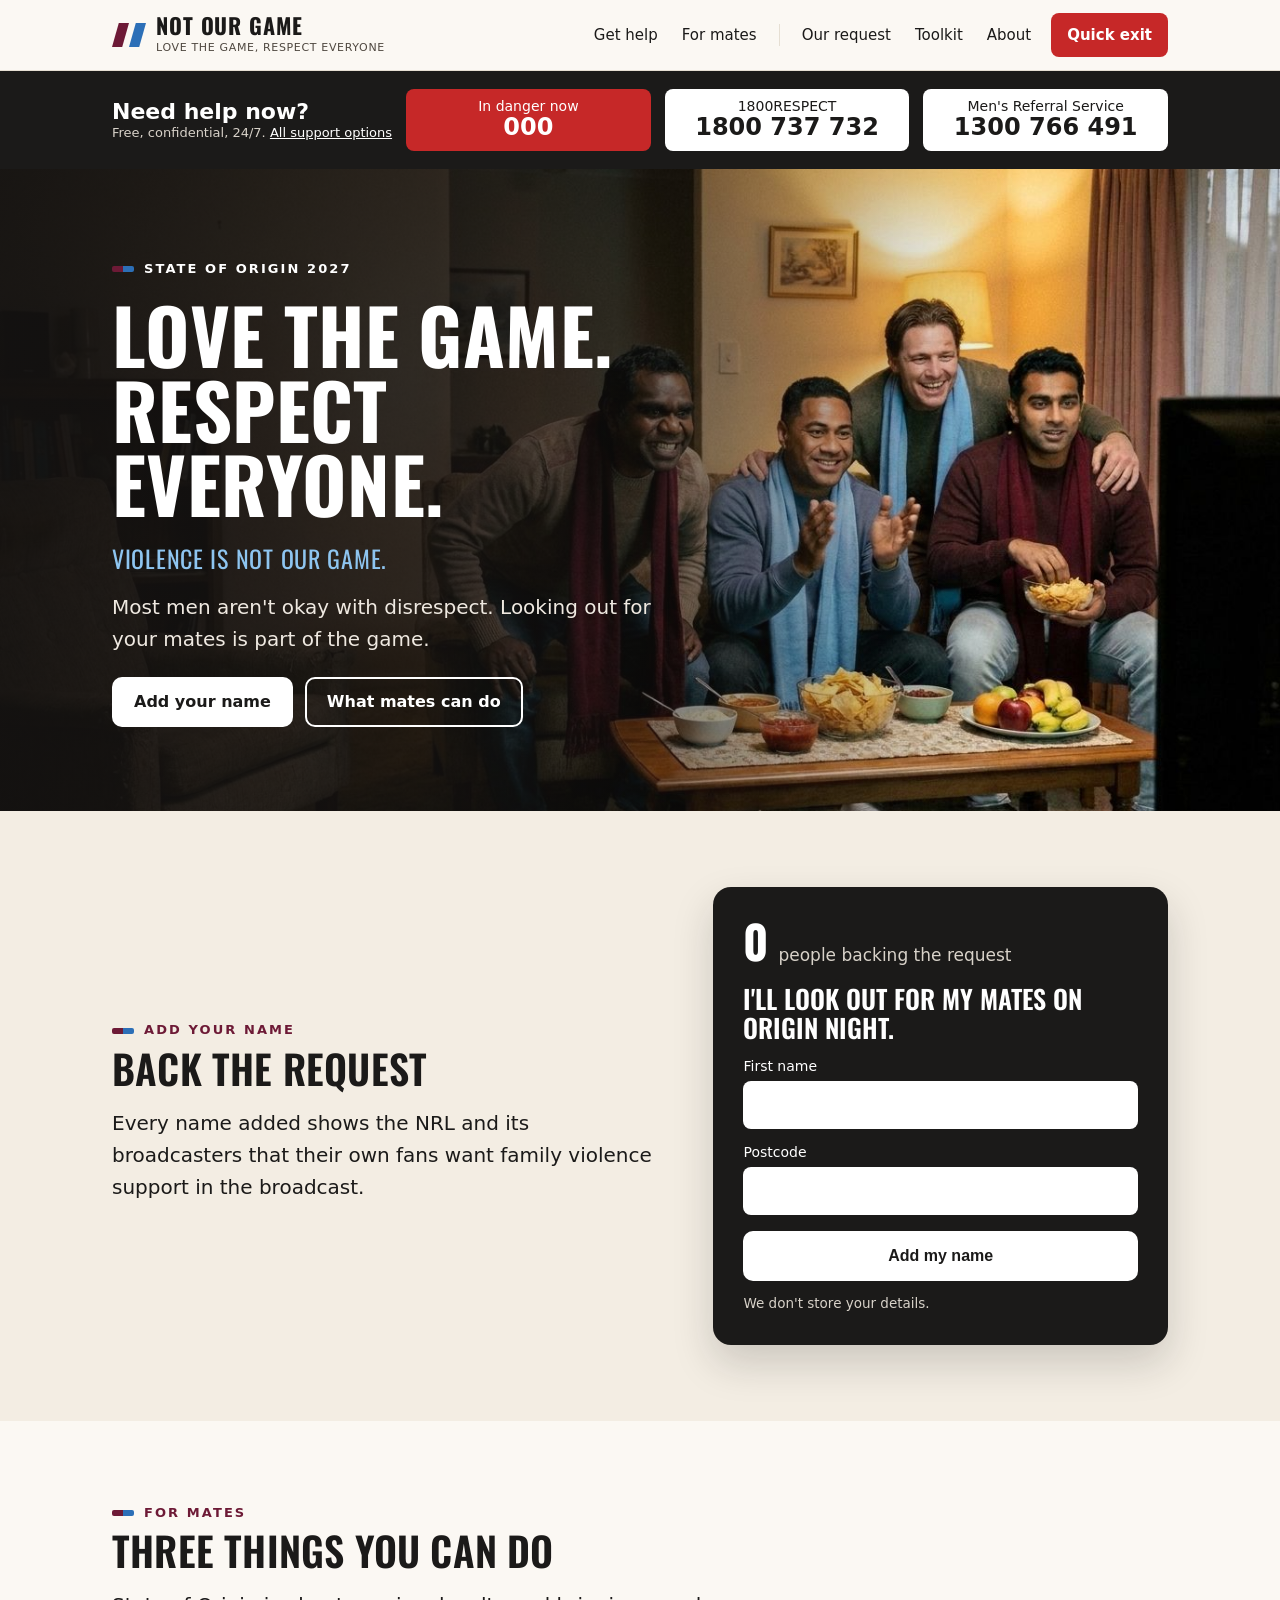
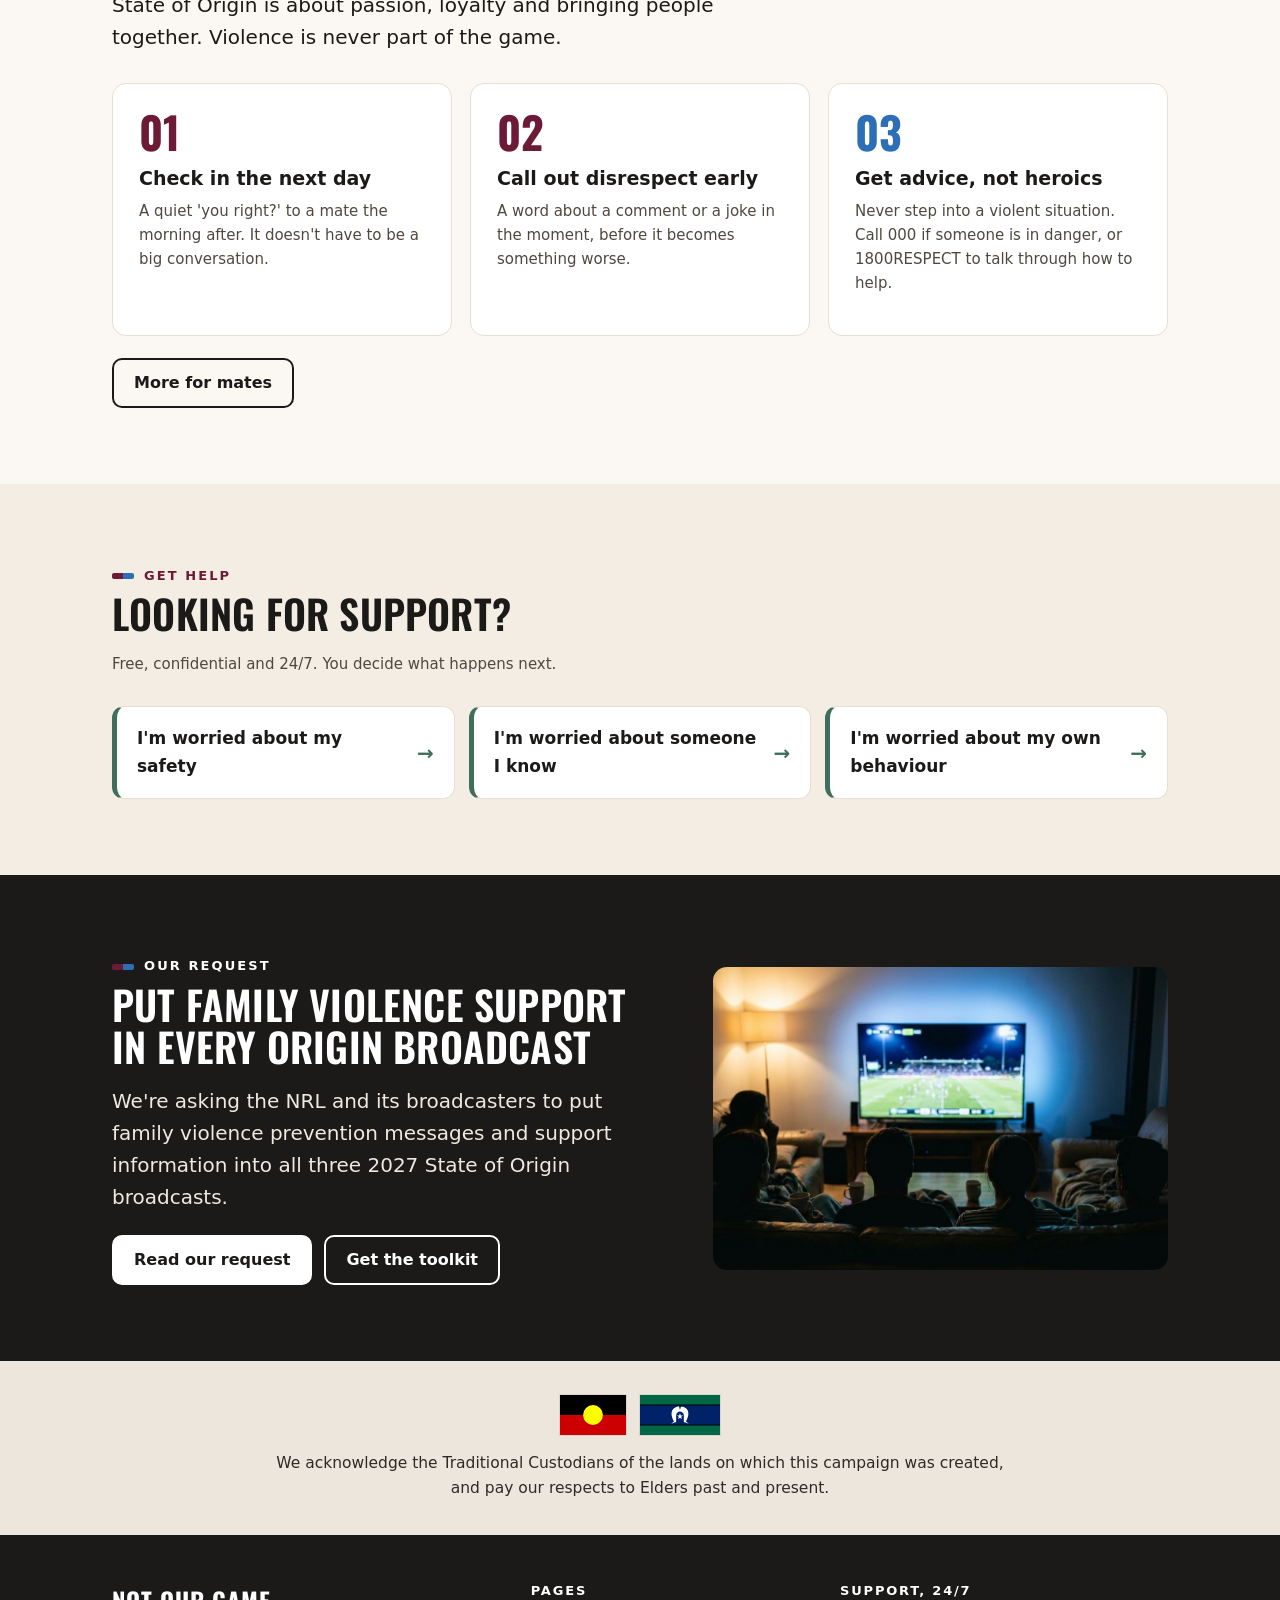
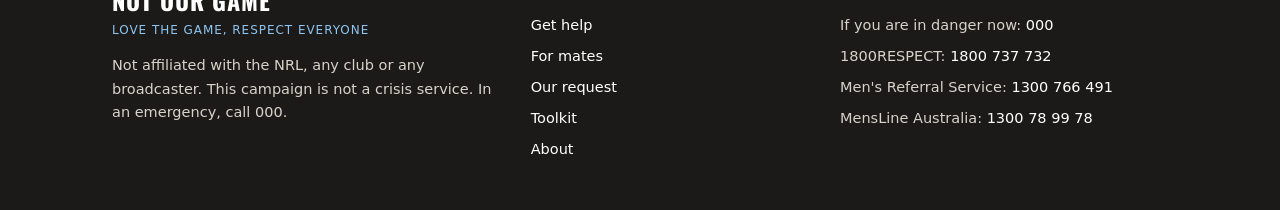
<file: index.html>
<!doctype html><html lang="en-AU"><head><meta charset="utf-8"><meta name="viewport" content="width=device-width,initial-scale=1"><title>Not Our Game: Love the Game, Respect Everyone</title><meta name="description" content="State of Origin is about passion, loyalty and bringing people together. Violence is never part of the game."><meta property="og:title" content="Not Our Game: Love the Game, Respect Everyone"><meta property="og:description" content="State of Origin is about passion, loyalty and bringing people together. Violence is never part of the game."><meta property="og:image" content="images/og-image.jpg"><meta name="referrer" content="no-referrer"><link rel="icon" href="favicon.svg" type="image/svg+xml"><link rel="stylesheet" href="style.css"><script src="site.js" defer></script></head><body class="home"><a class="skip" href="#main">Skip to content</a><div class="frame"><header class="top"><div class="wrap"><a class="brand" href="index.html" aria-label="Not Our Game home"><svg class="mark" viewBox="0 0 40 28" aria-hidden="true" focusable="false"><path d="M8 0h12L12 28H0z" fill="#6d1a36"/><path d="M28 0h12l-8 28H20z" fill="#2c6fb7"/></svg><span><b>Not Our Game</b><small>Love the Game, Respect Everyone</small></span></a><nav class="main" aria-label="Main"><a href="help.html">Get help</a><a href="mates.html">For mates</a><span class="sep" aria-hidden="true"></span><a href="request.html">Our request</a><a href="toolkit.html">Toolkit</a><a href="about.html">About</a></nav><a class="exit" href="https://www.bom.gov.au/" onclick="quickExit();return false">Quick exit</a></div><nav class="mobnav" aria-label="Main"><a href="help.html">Get help</a><a href="mates.html">For mates</a><a href="request.html">Our request</a><a href="toolkit.html">Toolkit</a><a href="about.html">About</a></nav></header><aside class="helpbar big" aria-label="Immediate help"><div class="wrap"><span class="hl">Need help now?<small>Free, confidential, 24/7. <a class="more" href="help.html">All support options</a></small></span><a class="sos" href="tel:000">In danger now <b>000</b></a><a href="tel:1800737732">1800RESPECT <b>1800 737 732</b></a><a href="tel:1300766491">Men's Referral Service <b>1300 766 491</b></a></div></aside><main id="main"><section class="phero "><img src="images/home-hero.jpg" width="1376" height="768" alt="Four mates cheering and laughing on a couch while watching a night game, two in maroon scarves and two in blue."><div class="wrap"><div class="in"><p class="kicker">State of Origin 2027</p><h1 class="">Love the game.<br>Respect everyone.</h1><p class="tag">Violence is not our game.</p><p class="lede">Most men aren&#x27;t okay with disrespect. Looking out for your mates is part of the game.</p><div class="btns"><a class="btn light" href="#add-your-name">Add your name</a><a class="btn ghost" href="mates.html">What mates can do</a></div></div></div></section><section class="band soft" id="add-your-name"><div class="wrap grid2"><div><p class="kicker">Add your name</p><h2>Back the request</h2><p class="lede">Every name added shows the NRL and its broadcasters that their own fans want family violence support in the broadcast.</p></div><div class="pledge" id="pledge"><div class="tally"><span class="count">0</span><span>people backing the request</span></div><div class="line">I&#x27;ll look out for my mates on Origin night.</div><form><label>First name<input name="first" autocomplete="given-name" required></label><label>Postcode<input name="postcode" inputmode="numeric" pattern="[0-9]{4}" maxlength="4" required></label><button class="btn" type="submit">Add my name</button></form><div class="thanks" role="status">Thanks for adding your name.</div><div class="note">We don&#x27;t store your details.</div></div></div></section><section class="band"><div class="wrap"><div class="head"><p class="kicker">For mates</p><h2>Three things you can do</h2><p class="lede">State of Origin is about passion, loyalty and bringing people together. Violence is never part of the game.</p></div><div class="cards"><div class="card"><div class="numeral" aria-hidden="true">01</div><h3>Check in the next day</h3><p class="small">A quiet &#x27;you right?&#x27; to a mate the morning after. It doesn&#x27;t have to be a big conversation.</p></div><div class="card"><div class="numeral" aria-hidden="true">02</div><h3>Call out disrespect early</h3><p class="small">A word about a comment or a joke in the moment, before it becomes something worse.</p></div><div class="card"><div class="numeral b" aria-hidden="true">03</div><h3>Get advice, not heroics</h3><p class="small">Never step into a violent situation. Call 000 if someone is in danger, or 1800RESPECT to talk through how to help.</p></div></div><div class="btns"><a class="btn ghost" href="mates.html">More for mates</a></div></div></section><section class="band soft"><div class="wrap"><div class="head"><p class="kicker">Get help</p><h2>Looking for support?</h2><p class="small">Free, confidential and 24/7. You decide what happens next.</p></div><div class="doors"><a class="door" href="help.html#support">I&#x27;m worried about my safety</a><a class="door" href="help.html#someone">I&#x27;m worried about someone I know</a><a class="door" href="help.html#behaviour">I&#x27;m worried about my own behaviour</a></div></div></section><section class="band dark"><div class="wrap grid2"><div><p class="kicker">Our request</p><h2>Put family violence support in every Origin broadcast</h2><p class="lede" style="color:#efe9e1">We&#x27;re asking the NRL and its broadcasters to put family violence prevention messages and support information into all three 2027 State of Origin broadcasts.</p><div class="btns"><a class="btn light" href="request.html">Read our request</a><a class="btn ghost" href="toolkit.html">Get the toolkit</a></div></div><img class="photo std" src="images/request-broadcast.jpg" width="1376" height="768" alt="Fans in a darkened lounge room watching a night game on a big TV."></div></section></main><footer><div class="ack"><div class="wrap"><div class="flags"><img src="images/flag-aboriginal.svg" width="67" height="40" alt="Aboriginal Flag"><img src="images/flag-torres-strait.svg" width="80" height="40" alt="Torres Strait Islander Flag"></div><p>We acknowledge the Traditional Custodians of the lands on which this campaign was created, and pay our respects to Elders past and present.</p></div></div><div class="fdark"><div class="wrap fgrid"><div class="fbrand"><b>Not Our Game</b><div class="tagl">Love the Game, Respect Everyone</div><p>Not affiliated with the NRL, any club or any broadcaster. This campaign is not a crisis service. In an emergency, call 000.</p></div><div><h4>Pages</h4><ul><li><a href="help.html">Get help</a></li><li><a href="mates.html">For mates</a></li><li><a href="request.html">Our request</a></li><li><a href="toolkit.html">Toolkit</a></li><li><a href="about.html">About</a></li></ul></div><div><h4>Support, 24/7</h4><ul><li>If you are in danger now: <a href="tel:000">000</a></li><li>1800RESPECT: <a href="tel:1800737732">1800 737 732</a></li><li>Men&#x27;s Referral Service: <a href="tel:1300766491">1300 766 491</a></li><li>MensLine Australia: <a href="tel:1300789978">1300 78 99 78</a></li></ul></div></div></div></footer></div><nav class="mobbar" aria-label="Immediate help"><div class="ml">Need help now? Free, confidential, 24/7</div><div class="mb"><a class="sos" href="tel:000"><b>000</b><span>In danger</span></a><a href="tel:1800737732"><b>1800RESPECT</b><span>Call or text</span></a><a href="help.html"><b>Get help</b><span>All options</span></a><a class="ex" href="https://www.bom.gov.au/" onclick="quickExit();return false"><b>Exit</b><span>Leave site</span></a></div></nav></body></html>
</file>
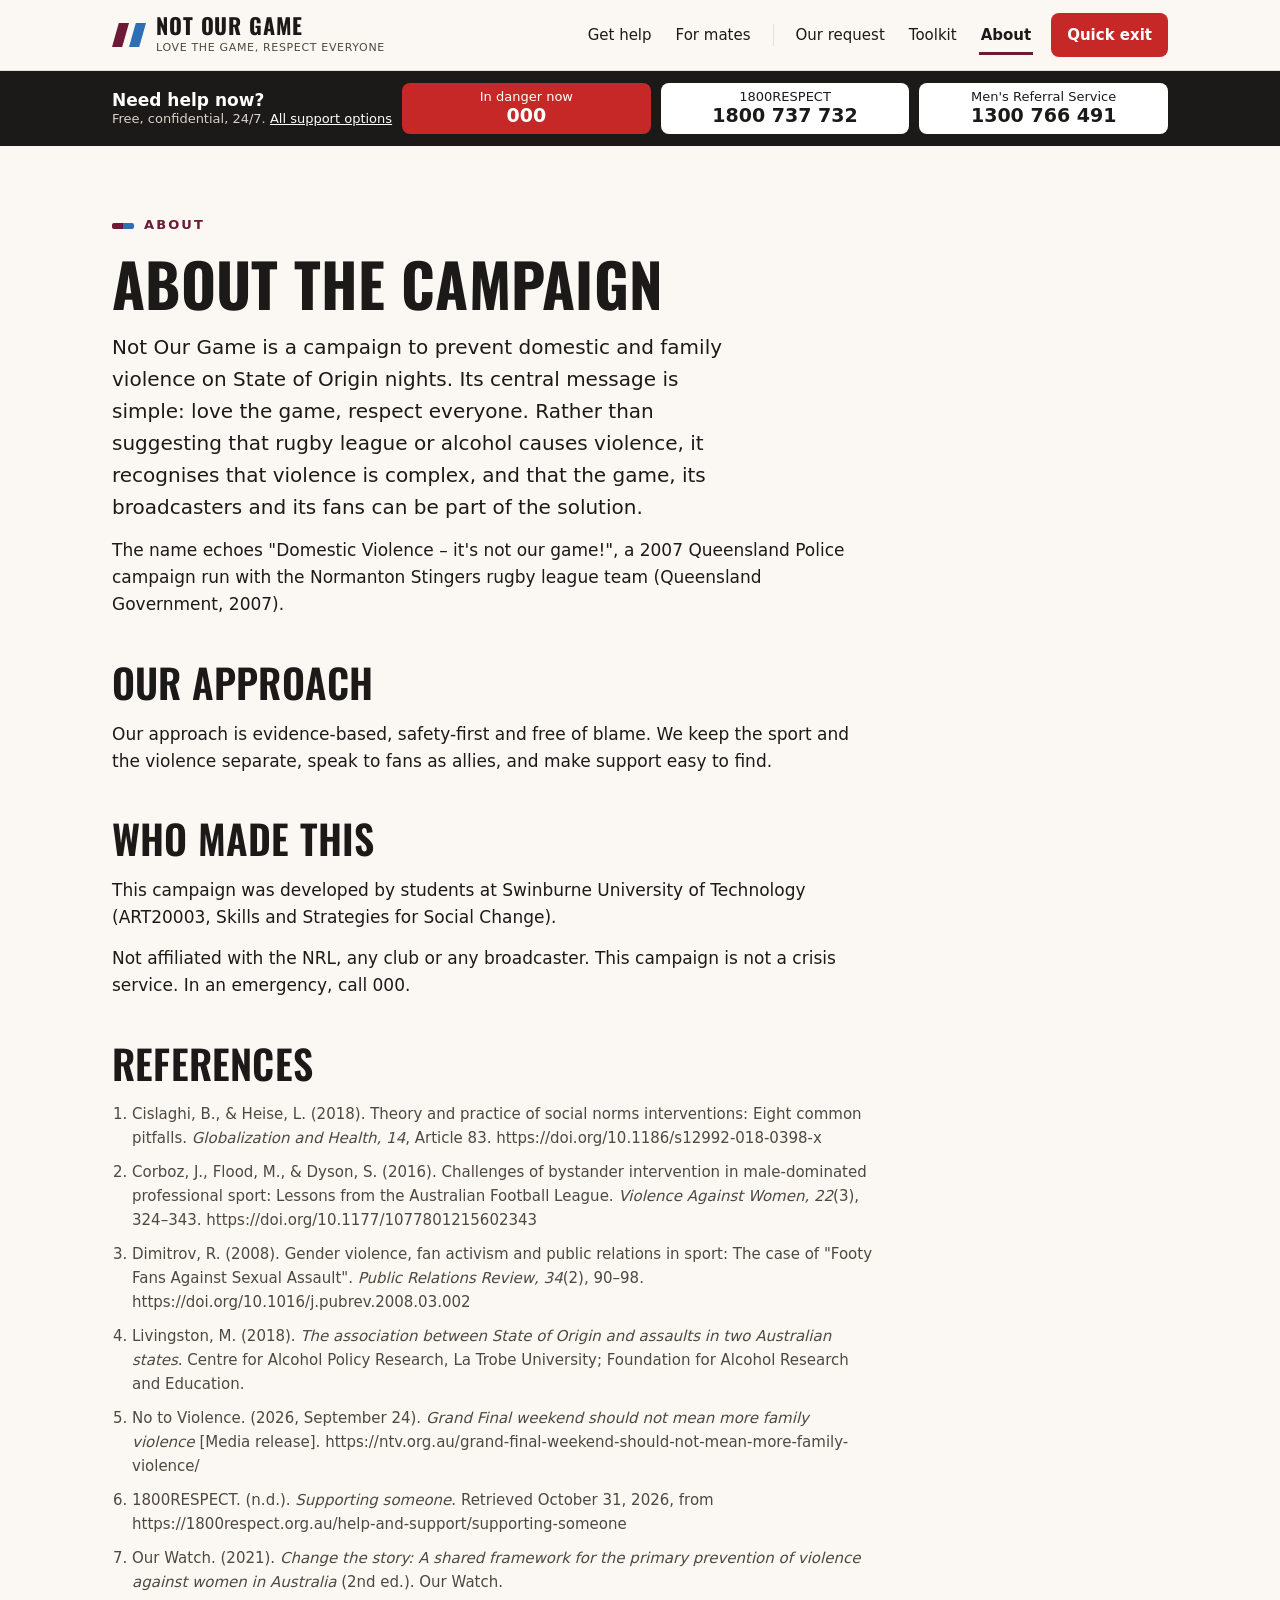
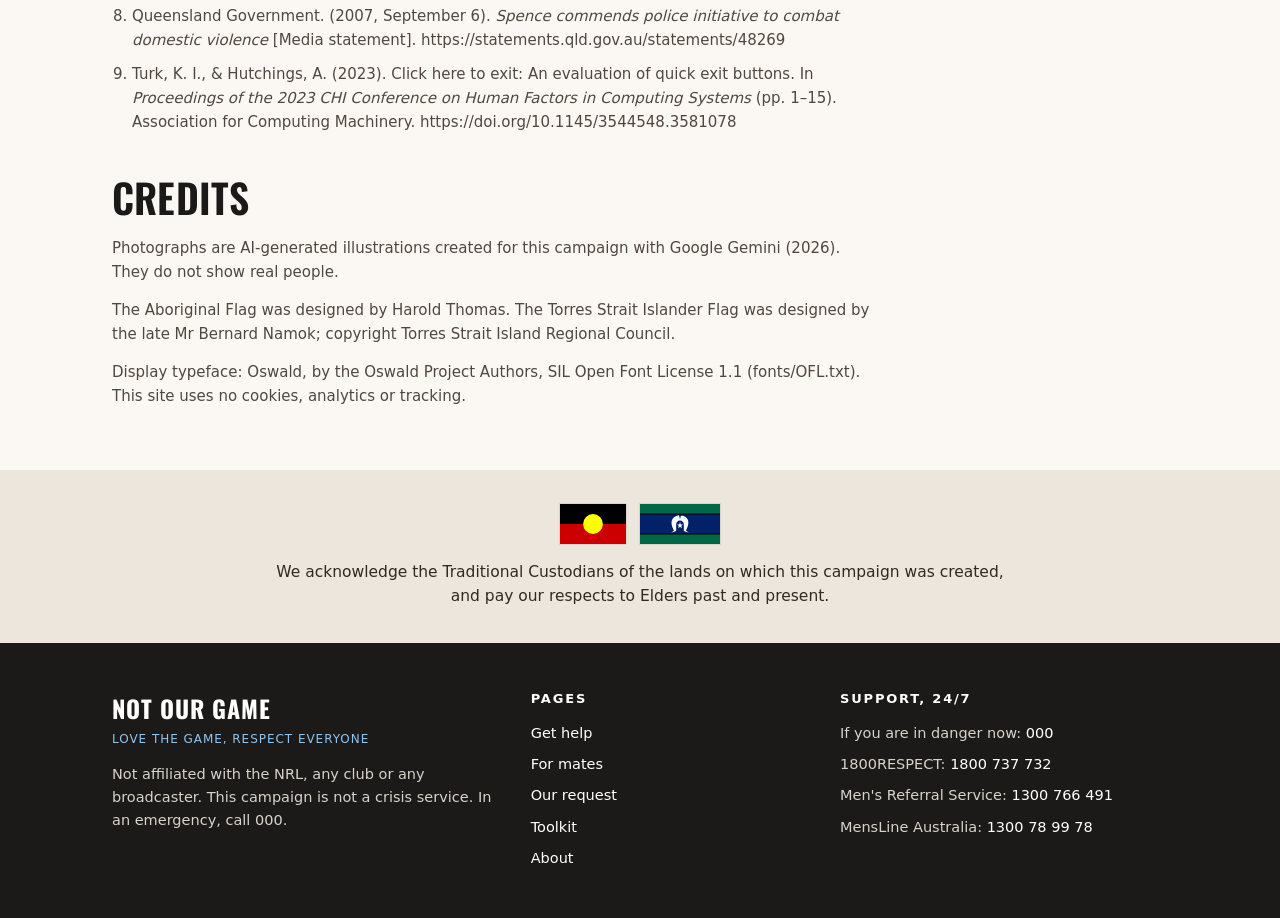
<file: about.html>
<!doctype html><html lang="en-AU"><head><meta charset="utf-8"><meta name="viewport" content="width=device-width,initial-scale=1"><title>About | Not Our Game</title><meta name="description" content="Not Our Game is a campaign to prevent domestic and family violence on State of Origin nights. Its central message is simple: love the game, respect everyone. Rather than suggesting that rugby league or alcohol causes violence, it recognises that violence is complex, and that the game, its broadcasters and its fans can be part of the solution."><meta property="og:title" content="About | Not Our Game"><meta property="og:description" content="Not Our Game is a campaign to prevent domestic and family violence on State of Origin nights. Its central message is simple: love the game, respect everyone. Rather than suggesting that rugby league or alcohol causes violence, it recognises that violence is complex, and that the game, its broadcasters and its fans can be part of the solution."><meta property="og:image" content="images/og-image.jpg"><meta name="referrer" content="no-referrer"><link rel="icon" href="favicon.svg" type="image/svg+xml"><link rel="stylesheet" href="style.css"><script src="site.js" defer></script></head><body class="about"><a class="skip" href="#main">Skip to content</a><div class="frame"><header class="top"><div class="wrap"><a class="brand" href="index.html" aria-label="Not Our Game home"><svg class="mark" viewBox="0 0 40 28" aria-hidden="true" focusable="false"><path d="M8 0h12L12 28H0z" fill="#6d1a36"/><path d="M28 0h12l-8 28H20z" fill="#2c6fb7"/></svg><span><b>Not Our Game</b><small>Love the Game, Respect Everyone</small></span></a><nav class="main" aria-label="Main"><a href="help.html">Get help</a><a href="mates.html">For mates</a><span class="sep" aria-hidden="true"></span><a href="request.html">Our request</a><a href="toolkit.html">Toolkit</a><a href="about.html" aria-current="page">About</a></nav><a class="exit" href="https://www.bom.gov.au/" onclick="quickExit();return false">Quick exit</a></div><nav class="mobnav" aria-label="Main"><a href="help.html">Get help</a><a href="mates.html">For mates</a><a href="request.html">Our request</a><a href="toolkit.html">Toolkit</a><a href="about.html" aria-current="page">About</a></nav></header><aside class="helpbar" aria-label="Immediate help"><div class="wrap"><span class="hl">Need help now?<small>Free, confidential, 24/7. <a class="more" href="help.html">All support options</a></small></span><a class="sos" href="tel:000">In danger now <b>000</b></a><a href="tel:1800737732">1800RESPECT <b>1800 737 732</b></a><a href="tel:1300766491">Men's Referral Service <b>1300 766 491</b></a></div></aside><main id="main"><section class="hero"><div class="wrap"><div class="prose"><p class="kicker">About</p><h1 style="font-size:clamp(36px,5vw,60px)">About the campaign</h1><p class="lede">Not Our Game is a campaign to prevent domestic and family violence on State of Origin nights. Its central message is simple: love the game, respect everyone. Rather than suggesting that rugby league or alcohol causes violence, it recognises that violence is complex, and that the game, its broadcasters and its fans can be part of the solution.</p><p>The name echoes &quot;Domestic Violence – it&#x27;s not our game!&quot;, a 2007 Queensland Police campaign run with the Normanton Stingers rugby league team (Queensland Government, 2007).</p><h2>Our approach</h2><p>Our approach is evidence-based, safety-first and free of blame. We keep the sport and the violence separate, speak to fans as allies, and make support easy to find.</p><h2>Who made this</h2><p>This campaign was developed by students at Swinburne University of Technology (ART20003, Skills and Strategies for Social Change).</p><p>Not affiliated with the NRL, any club or any broadcaster. This campaign is not a crisis service. In an emergency, call 000.</p><h2>References</h2><ol class="small" style="padding-left:20px"><li>Cislaghi, B., & Heise, L. (2018). Theory and practice of social norms interventions: Eight common pitfalls. <i>Globalization and Health, 14</i>, Article 83. https://doi.org/10.1186/s12992-018-0398-x</li><li>Corboz, J., Flood, M., & Dyson, S. (2016). Challenges of bystander intervention in male-dominated professional sport: Lessons from the Australian Football League. <i>Violence Against Women, 22</i>(3), 324–343. https://doi.org/10.1177/1077801215602343</li><li>Dimitrov, R. (2008). Gender violence, fan activism and public relations in sport: The case of "Footy Fans Against Sexual Assault". <i>Public Relations Review, 34</i>(2), 90–98. https://doi.org/10.1016/j.pubrev.2008.03.002</li><li>Livingston, M. (2018). <i>The association between State of Origin and assaults in two Australian states</i>. Centre for Alcohol Policy Research, La Trobe University; Foundation for Alcohol Research and Education.</li><li>No to Violence. (2026, September 24). <i>Grand Final weekend should not mean more family violence</i> [Media release]. https://ntv.org.au/grand-final-weekend-should-not-mean-more-family-violence/</li><li>1800RESPECT. (n.d.). <i>Supporting someone</i>. Retrieved October 31, 2026, from https://1800respect.org.au/help-and-support/supporting-someone</li><li>Our Watch. (2021). <i>Change the story: A shared framework for the primary prevention of violence against women in Australia</i> (2nd ed.). Our Watch.</li><li>Queensland Government. (2007, September 6). <i>Spence commends police initiative to combat domestic violence</i> [Media statement]. https://statements.qld.gov.au/statements/48269</li><li>Turk, K. I., & Hutchings, A. (2023). Click here to exit: An evaluation of quick exit buttons. In <i>Proceedings of the 2023 CHI Conference on Human Factors in Computing Systems</i> (pp. 1–15). Association for Computing Machinery. https://doi.org/10.1145/3544548.3581078</li></ol><h2>Credits</h2><p class="small">Photographs are AI-generated illustrations created for this campaign with Google Gemini (2026). They do not show real people.</p><p class="small">The Aboriginal Flag was designed by Harold Thomas. The Torres Strait Islander Flag was designed by the late Mr Bernard Namok; copyright Torres Strait Island Regional Council.</p><p class="small">Display typeface: Oswald, by the Oswald Project Authors, SIL Open Font License 1.1 (fonts/OFL.txt). This site uses no cookies, analytics or tracking.</p></div></div></section></main><footer><div class="ack"><div class="wrap"><div class="flags"><img src="images/flag-aboriginal.svg" width="67" height="40" alt="Aboriginal Flag"><img src="images/flag-torres-strait.svg" width="80" height="40" alt="Torres Strait Islander Flag"></div><p>We acknowledge the Traditional Custodians of the lands on which this campaign was created, and pay our respects to Elders past and present.</p></div></div><div class="fdark"><div class="wrap fgrid"><div class="fbrand"><b>Not Our Game</b><div class="tagl">Love the Game, Respect Everyone</div><p>Not affiliated with the NRL, any club or any broadcaster. This campaign is not a crisis service. In an emergency, call 000.</p></div><div><h4>Pages</h4><ul><li><a href="help.html">Get help</a></li><li><a href="mates.html">For mates</a></li><li><a href="request.html">Our request</a></li><li><a href="toolkit.html">Toolkit</a></li><li><a href="about.html">About</a></li></ul></div><div><h4>Support, 24/7</h4><ul><li>If you are in danger now: <a href="tel:000">000</a></li><li>1800RESPECT: <a href="tel:1800737732">1800 737 732</a></li><li>Men&#x27;s Referral Service: <a href="tel:1300766491">1300 766 491</a></li><li>MensLine Australia: <a href="tel:1300789978">1300 78 99 78</a></li></ul></div></div></div></footer></div><nav class="mobbar" aria-label="Immediate help"><div class="ml">Need help now? Free, confidential, 24/7</div><div class="mb"><a class="sos" href="tel:000"><b>000</b><span>In danger</span></a><a href="tel:1800737732"><b>1800RESPECT</b><span>Call or text</span></a><a href="help.html"><b>Get help</b><span>All options</span></a><a class="ex" href="https://www.bom.gov.au/" onclick="quickExit();return false"><b>Exit</b><span>Leave site</span></a></div></nav></body></html>
</file>
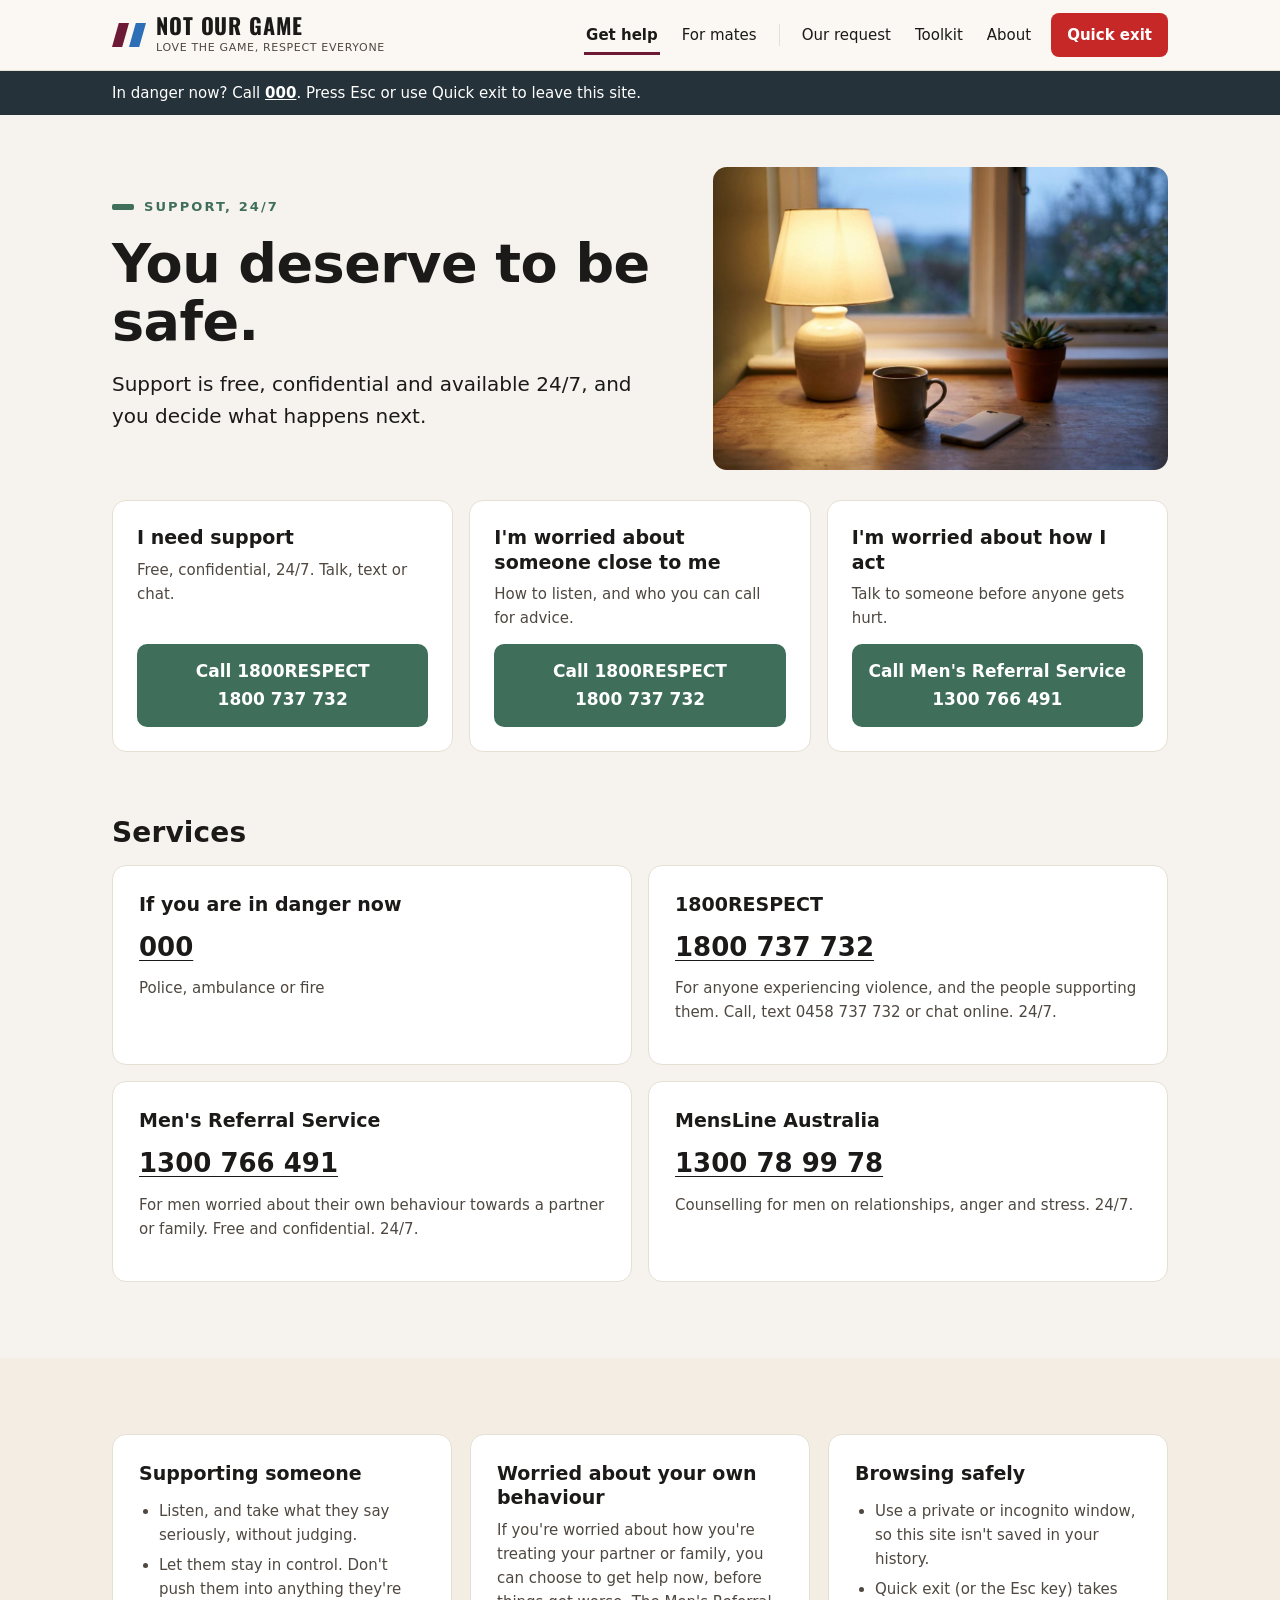
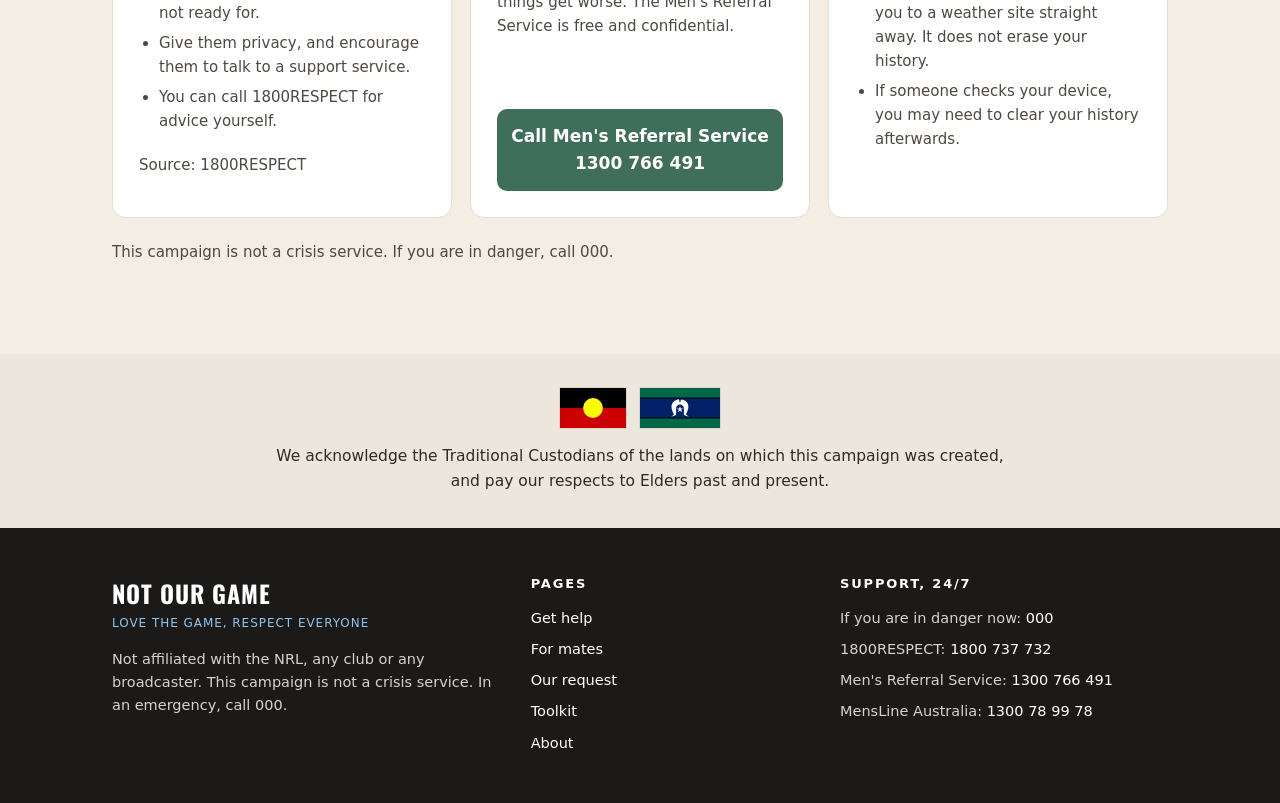
<file: help.html>
<!doctype html><html lang="en-AU"><head><meta charset="utf-8"><meta name="viewport" content="width=device-width,initial-scale=1"><title>Support information</title><meta name="description" content="Free, confidential support, 24/7."><meta property="og:title" content="Support information"><meta property="og:description" content="Free, confidential support, 24/7."><meta name="referrer" content="no-referrer"><link rel="icon" href="favicon.svg" type="image/svg+xml"><link rel="stylesheet" href="style.css"><script src="site.js" defer></script></head><body class="help"><a class="skip" href="#main">Skip to content</a><div class="frame"><header class="top"><div class="wrap"><a class="brand" href="index.html" aria-label="Not Our Game home"><svg class="mark" viewBox="0 0 40 28" aria-hidden="true" focusable="false"><path d="M8 0h12L12 28H0z" fill="#6d1a36"/><path d="M28 0h12l-8 28H20z" fill="#2c6fb7"/></svg><span><b>Not Our Game</b><small>Love the Game, Respect Everyone</small></span></a><nav class="main" aria-label="Main"><a href="help.html" aria-current="page">Get help</a><a href="mates.html">For mates</a><span class="sep" aria-hidden="true"></span><a href="request.html">Our request</a><a href="toolkit.html">Toolkit</a><a href="about.html">About</a></nav><a class="exit" href="https://www.bom.gov.au/" onclick="quickExit();return false">Quick exit</a></div><nav class="mobnav" aria-label="Main"><a href="help.html" aria-current="page">Get help</a><a href="mates.html">For mates</a><a href="request.html">Our request</a><a href="toolkit.html">Toolkit</a><a href="about.html">About</a></nav></header><main id="main"><div class="safety"><div class="wrap">In danger now? Call <b><a href="tel:000">000</a></b>. Press Esc or use Quick exit to leave this site.</div></div><section class="hero"><div class="wrap"><div class="grid2"><div><p class="kicker">Support, 24/7</p><h1 class="plain">You deserve to be safe.</h1><p class="lede">Support is free, confidential and available 24/7, and you decide what happens next.</p></div><img class="photo std" src="images/help-still-life.jpg" width="1264" height="848" alt=""></div><div class="hdoors"><div class="hdoor" id="support"><h3>I need support</h3><p class="small">Free, confidential, 24/7. Talk, text or chat.</p><a class="call" href="tel:1800737732"><span>Call 1800RESPECT</span> <span>1800 737 732</span></a></div><div class="hdoor" id="someone"><h3>I&#x27;m worried about someone close to me</h3><p class="small">How to listen, and who you can call for advice.</p><a class="call" href="tel:1800737732"><span>Call 1800RESPECT</span> <span>1800 737 732</span></a></div><div class="hdoor" id="behaviour"><h3>I&#x27;m worried about how I act</h3><p class="small">Talk to someone before anyone gets hurt.</p><a class="call" href="tel:1300766491"><span>Call Men&#x27;s Referral Service</span> <span>1300 766 491</span></a></div></div></div></section><section class="band" style="padding-top:30px"><div class="wrap"><h2 class="plain">Services</h2><div class="svc"><div class="card"><h3>If you are in danger now</h3><b class="n"><a href="tel:000">000</a></b><p class="small">Police, ambulance or fire</p></div><div class="card"><h3>1800RESPECT</h3><b class="n"><a href="tel:1800737732">1800 737 732</a></b><p class="small">For anyone experiencing violence, and the people supporting them. Call, text 0458 737 732 or chat online. 24/7.</p></div><div class="card"><h3>Men&#x27;s Referral Service</h3><b class="n"><a href="tel:1300766491">1300 766 491</a></b><p class="small">For men worried about their own behaviour towards a partner or family. Free and confidential. 24/7.</p></div><div class="card"><h3>MensLine Australia</h3><b class="n"><a href="tel:1300789978">1300 78 99 78</a></b><p class="small">Counselling for men on relationships, anger and stress. 24/7.</p></div></div></div></section><section class="band soft"><div class="wrap"><div class="cards"><div class="card anchor"><h3>Supporting someone</h3><ul class="ticks small"><li>Listen, and take what they say seriously, without judging.</li><li>Let them stay in control. Don&#x27;t push them into anything they&#x27;re not ready for.</li><li>Give them privacy, and encourage them to talk to a support service.</li><li>You can call 1800RESPECT for advice yourself.</li></ul><p class="small">Source: 1800RESPECT</p></div><div class="card anchor"><h3>Worried about your own behaviour</h3><p class="small">If you&#x27;re worried about how you&#x27;re treating your partner or family, you can choose to get help now, before things get worse. The Men&#x27;s Referral Service is free and confidential.</p><a class="call" href="tel:1300766491"><span>Call Men's Referral Service</span> <span>1300 766 491</span></a></div><div class="card"><h3>Browsing safely</h3><ul class="ticks small"><li>Use a private or incognito window, so this site isn&#x27;t saved in your history.</li><li>Quick exit (or the Esc key) takes you to a weather site straight away. It does not erase your history.</li><li>If someone checks your device, you may need to clear your history afterwards.</li></ul></div></div><p class="small" style="margin-top:22px">This campaign is not a crisis service. If you are in danger, call 000.</p></div></section></main><footer><div class="ack"><div class="wrap"><div class="flags"><img src="images/flag-aboriginal.svg" width="67" height="40" alt="Aboriginal Flag"><img src="images/flag-torres-strait.svg" width="80" height="40" alt="Torres Strait Islander Flag"></div><p>We acknowledge the Traditional Custodians of the lands on which this campaign was created, and pay our respects to Elders past and present.</p></div></div><div class="fdark"><div class="wrap fgrid"><div class="fbrand"><b>Not Our Game</b><div class="tagl">Love the Game, Respect Everyone</div><p>Not affiliated with the NRL, any club or any broadcaster. This campaign is not a crisis service. In an emergency, call 000.</p></div><div><h4>Pages</h4><ul><li><a href="help.html">Get help</a></li><li><a href="mates.html">For mates</a></li><li><a href="request.html">Our request</a></li><li><a href="toolkit.html">Toolkit</a></li><li><a href="about.html">About</a></li></ul></div><div><h4>Support, 24/7</h4><ul><li>If you are in danger now: <a href="tel:000">000</a></li><li>1800RESPECT: <a href="tel:1800737732">1800 737 732</a></li><li>Men&#x27;s Referral Service: <a href="tel:1300766491">1300 766 491</a></li><li>MensLine Australia: <a href="tel:1300789978">1300 78 99 78</a></li></ul></div></div></div></footer></div><nav class="mobbar" aria-label="Immediate help"><div class="ml">Need help now? Free, confidential, 24/7</div><div class="mb"><a class="sos" href="tel:000"><b>000</b><span>In danger</span></a><a href="tel:1800737732"><b>1800RESPECT</b><span>Call or text</span></a><a href="help.html"><b>Get help</b><span>All options</span></a><a class="ex" href="https://www.bom.gov.au/" onclick="quickExit();return false"><b>Exit</b><span>Leave site</span></a></div></nav></body></html>
</file>
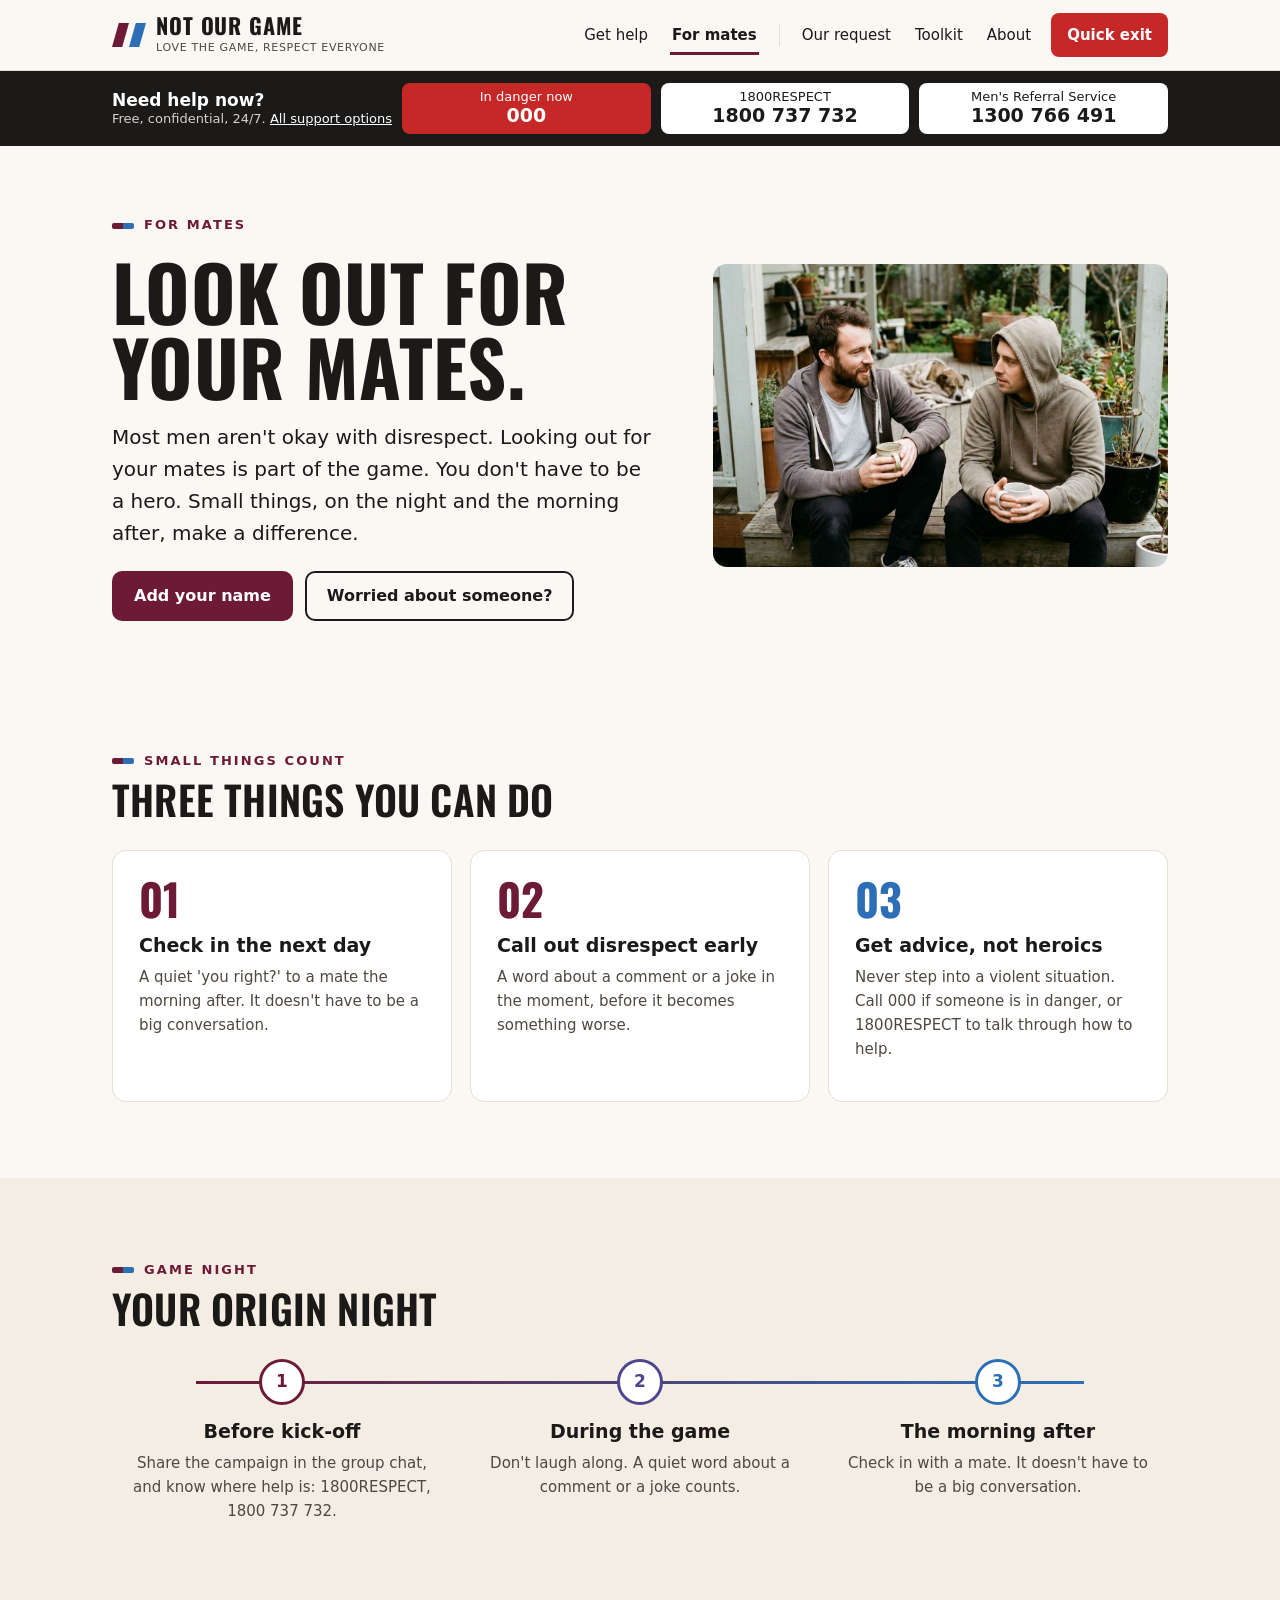
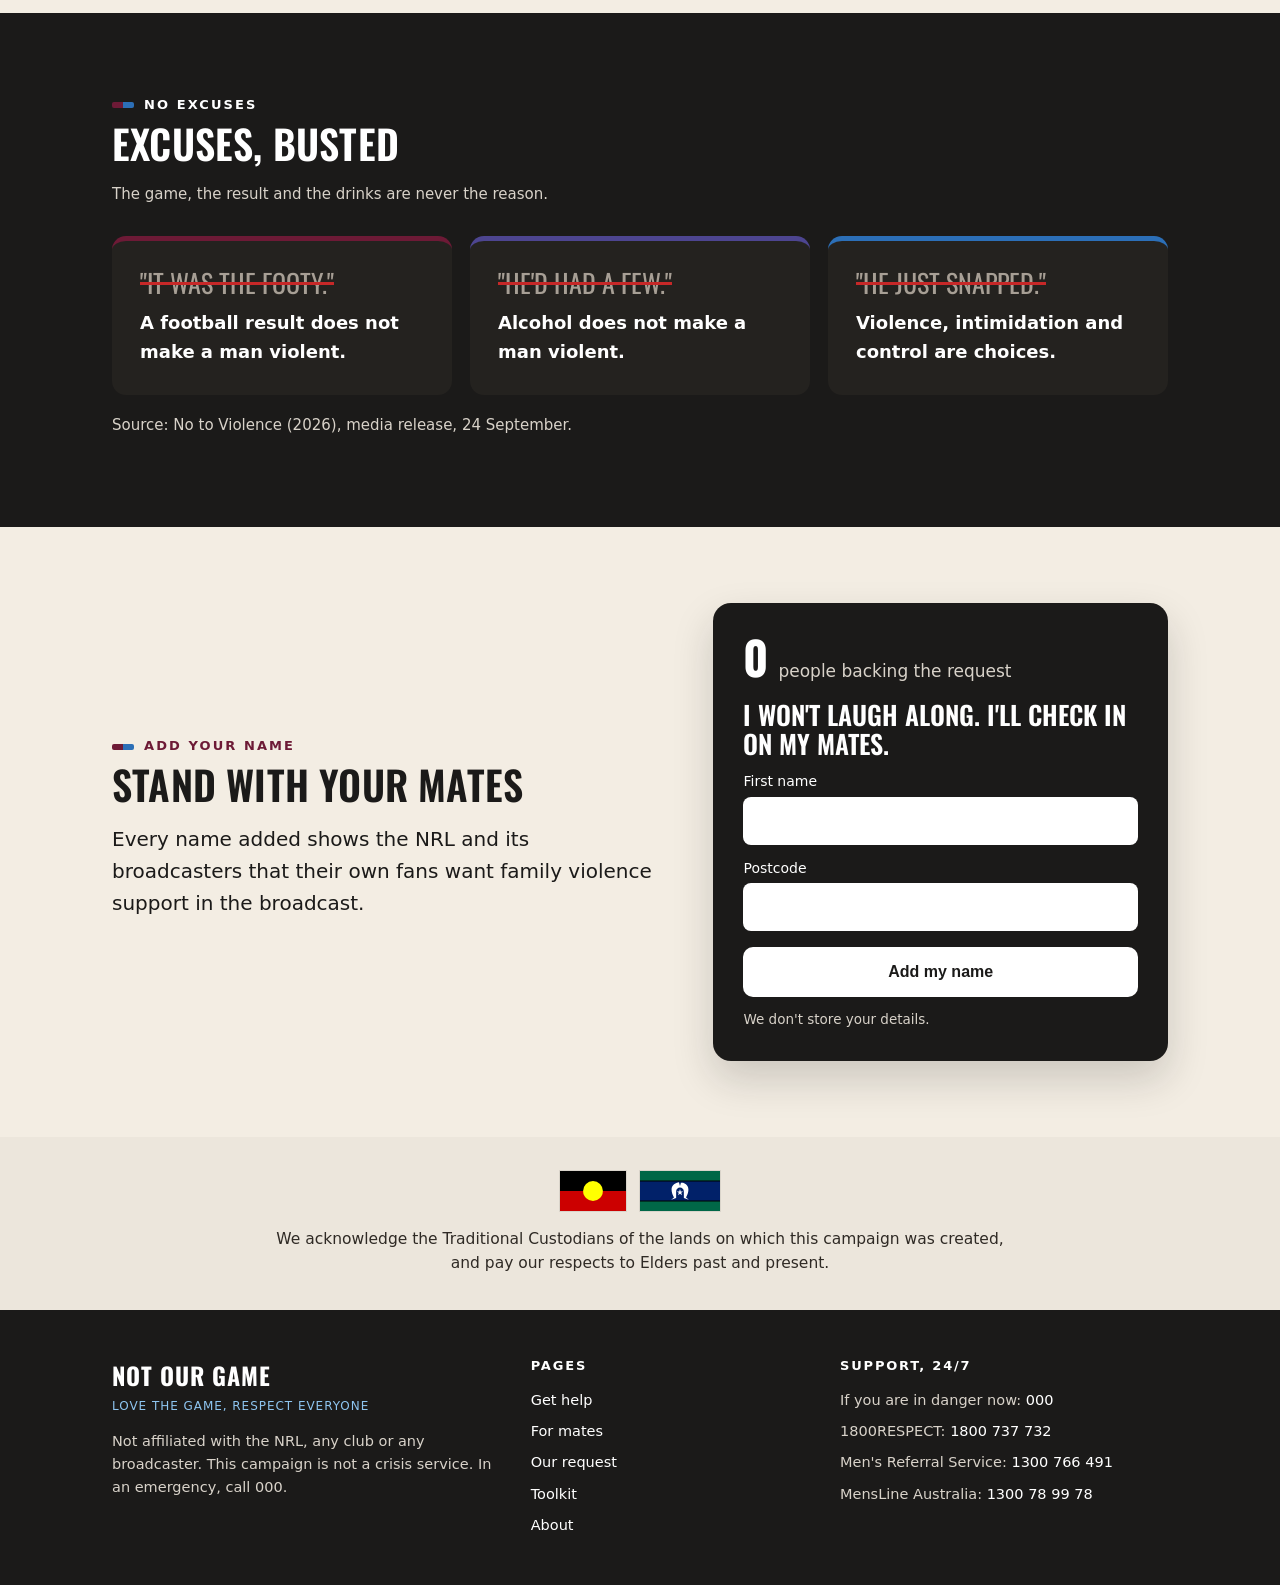
<file: mates.html>
<!doctype html><html lang="en-AU"><head><meta charset="utf-8"><meta name="viewport" content="width=device-width,initial-scale=1"><title>For mates | Not Our Game</title><meta name="description" content="Most men aren&#x27;t okay with disrespect. Looking out for your mates is part of the game."><meta property="og:title" content="For mates | Not Our Game"><meta property="og:description" content="Most men aren&#x27;t okay with disrespect. Looking out for your mates is part of the game."><meta property="og:image" content="images/og-image.jpg"><meta name="referrer" content="no-referrer"><link rel="icon" href="favicon.svg" type="image/svg+xml"><link rel="stylesheet" href="style.css"><script src="site.js" defer></script></head><body class="mates"><a class="skip" href="#main">Skip to content</a><div class="frame"><header class="top"><div class="wrap"><a class="brand" href="index.html" aria-label="Not Our Game home"><svg class="mark" viewBox="0 0 40 28" aria-hidden="true" focusable="false"><path d="M8 0h12L12 28H0z" fill="#6d1a36"/><path d="M28 0h12l-8 28H20z" fill="#2c6fb7"/></svg><span><b>Not Our Game</b><small>Love the Game, Respect Everyone</small></span></a><nav class="main" aria-label="Main"><a href="help.html">Get help</a><a href="mates.html" aria-current="page">For mates</a><span class="sep" aria-hidden="true"></span><a href="request.html">Our request</a><a href="toolkit.html">Toolkit</a><a href="about.html">About</a></nav><a class="exit" href="https://www.bom.gov.au/" onclick="quickExit();return false">Quick exit</a></div><nav class="mobnav" aria-label="Main"><a href="help.html">Get help</a><a href="mates.html" aria-current="page">For mates</a><a href="request.html">Our request</a><a href="toolkit.html">Toolkit</a><a href="about.html">About</a></nav></header><aside class="helpbar" aria-label="Immediate help"><div class="wrap"><span class="hl">Need help now?<small>Free, confidential, 24/7. <a class="more" href="help.html">All support options</a></small></span><a class="sos" href="tel:000">In danger now <b>000</b></a><a href="tel:1800737732">1800RESPECT <b>1800 737 732</b></a><a href="tel:1300766491">Men's Referral Service <b>1300 766 491</b></a></div></aside><main id="main"><section class="hero shero"><div class="wrap grid2"><div><p class="kicker">For mates</p><h1>Look out for<br>your mates.</h1><p class="lede">Most men aren&#x27;t okay with disrespect. Looking out for your mates is part of the game. You don&#x27;t have to be a hero. Small things, on the night and the morning after, make a difference.</p><div class="btns"><a class="btn" href="#add-your-name">Add your name</a><a class="btn ghost" href="help.html">Worried about someone?</a></div></div><img class="photo std" src="images/mates-checkin.jpg" width="1264" height="848" alt="Two mates talking over coffee on a back step the morning after the game."></div></section><section class="band"><div class="wrap"><div class="head"><p class="kicker">Small things count</p><h2>Three things you can do</h2></div><div class="cards"><div class="card"><div class="numeral" aria-hidden="true">01</div><h3>Check in the next day</h3><p class="small">A quiet &#x27;you right?&#x27; to a mate the morning after. It doesn&#x27;t have to be a big conversation.</p></div><div class="card"><div class="numeral" aria-hidden="true">02</div><h3>Call out disrespect early</h3><p class="small">A word about a comment or a joke in the moment, before it becomes something worse.</p></div><div class="card"><div class="numeral b" aria-hidden="true">03</div><h3>Get advice, not heroics</h3><p class="small">Never step into a violent situation. Call 000 if someone is in danger, or 1800RESPECT to talk through how to help.</p></div></div></div></section><section class="band soft"><div class="wrap"><div class="head"><p class="kicker">Game night</p><h2>Your Origin night</h2></div><div class="steps"><div class="step"><i>1</i><div><h3>Before kick-off</h3><p class="small">Share the campaign in the group chat, and know where help is: 1800RESPECT, 1800 737 732.</p></div></div><div class="step"><i>2</i><div><h3>During the game</h3><p class="small">Don&#x27;t laugh along. A quiet word about a comment or a joke counts.</p></div></div><div class="step"><i>3</i><div><h3>The morning after</h3><p class="small">Check in with a mate. It doesn&#x27;t have to be a big conversation.</p></div></div></div></div></section><section class="band dark"><div class="wrap"><div class="head"><p class="kicker">No excuses</p><h2>Excuses, busted</h2><p class="small">The game, the result and the drinks are never the reason.</p></div><div class="excuses"><div class="excuse"><p class="x">"It was the footy."</p><p class="t">A football result does not make a man violent.</p></div><div class="excuse"><p class="x">"He&#x27;d had a few."</p><p class="t">Alcohol does not make a man violent.</p></div><div class="excuse"><p class="x">"He just snapped."</p><p class="t">Violence, intimidation and control are choices.</p></div></div><p class="small" style="margin-top:18px">Source: No to Violence (2026), media release, 24 September.</p></div></section><section class="band soft" id="add-your-name"><div class="wrap grid2"><div><p class="kicker">Add your name</p><h2>Stand with your mates</h2><p class="lede">Every name added shows the NRL and its broadcasters that their own fans want family violence support in the broadcast.</p></div><div class="pledge" id="pledge"><div class="tally"><span class="count">0</span><span>people backing the request</span></div><div class="line">I won&#x27;t laugh along. I&#x27;ll check in on my mates.</div><form><label>First name<input name="first" autocomplete="given-name" required></label><label>Postcode<input name="postcode" inputmode="numeric" pattern="[0-9]{4}" maxlength="4" required></label><button class="btn" type="submit">Add my name</button></form><div class="thanks" role="status">Thanks for adding your name.</div><div class="note">We don&#x27;t store your details.</div></div></div></section></main><footer><div class="ack"><div class="wrap"><div class="flags"><img src="images/flag-aboriginal.svg" width="67" height="40" alt="Aboriginal Flag"><img src="images/flag-torres-strait.svg" width="80" height="40" alt="Torres Strait Islander Flag"></div><p>We acknowledge the Traditional Custodians of the lands on which this campaign was created, and pay our respects to Elders past and present.</p></div></div><div class="fdark"><div class="wrap fgrid"><div class="fbrand"><b>Not Our Game</b><div class="tagl">Love the Game, Respect Everyone</div><p>Not affiliated with the NRL, any club or any broadcaster. This campaign is not a crisis service. In an emergency, call 000.</p></div><div><h4>Pages</h4><ul><li><a href="help.html">Get help</a></li><li><a href="mates.html">For mates</a></li><li><a href="request.html">Our request</a></li><li><a href="toolkit.html">Toolkit</a></li><li><a href="about.html">About</a></li></ul></div><div><h4>Support, 24/7</h4><ul><li>If you are in danger now: <a href="tel:000">000</a></li><li>1800RESPECT: <a href="tel:1800737732">1800 737 732</a></li><li>Men&#x27;s Referral Service: <a href="tel:1300766491">1300 766 491</a></li><li>MensLine Australia: <a href="tel:1300789978">1300 78 99 78</a></li></ul></div></div></div></footer></div><nav class="mobbar" aria-label="Immediate help"><div class="ml">Need help now? Free, confidential, 24/7</div><div class="mb"><a class="sos" href="tel:000"><b>000</b><span>In danger</span></a><a href="tel:1800737732"><b>1800RESPECT</b><span>Call or text</span></a><a href="help.html"><b>Get help</b><span>All options</span></a><a class="ex" href="https://www.bom.gov.au/" onclick="quickExit();return false"><b>Exit</b><span>Leave site</span></a></div></nav></body></html>
</file>
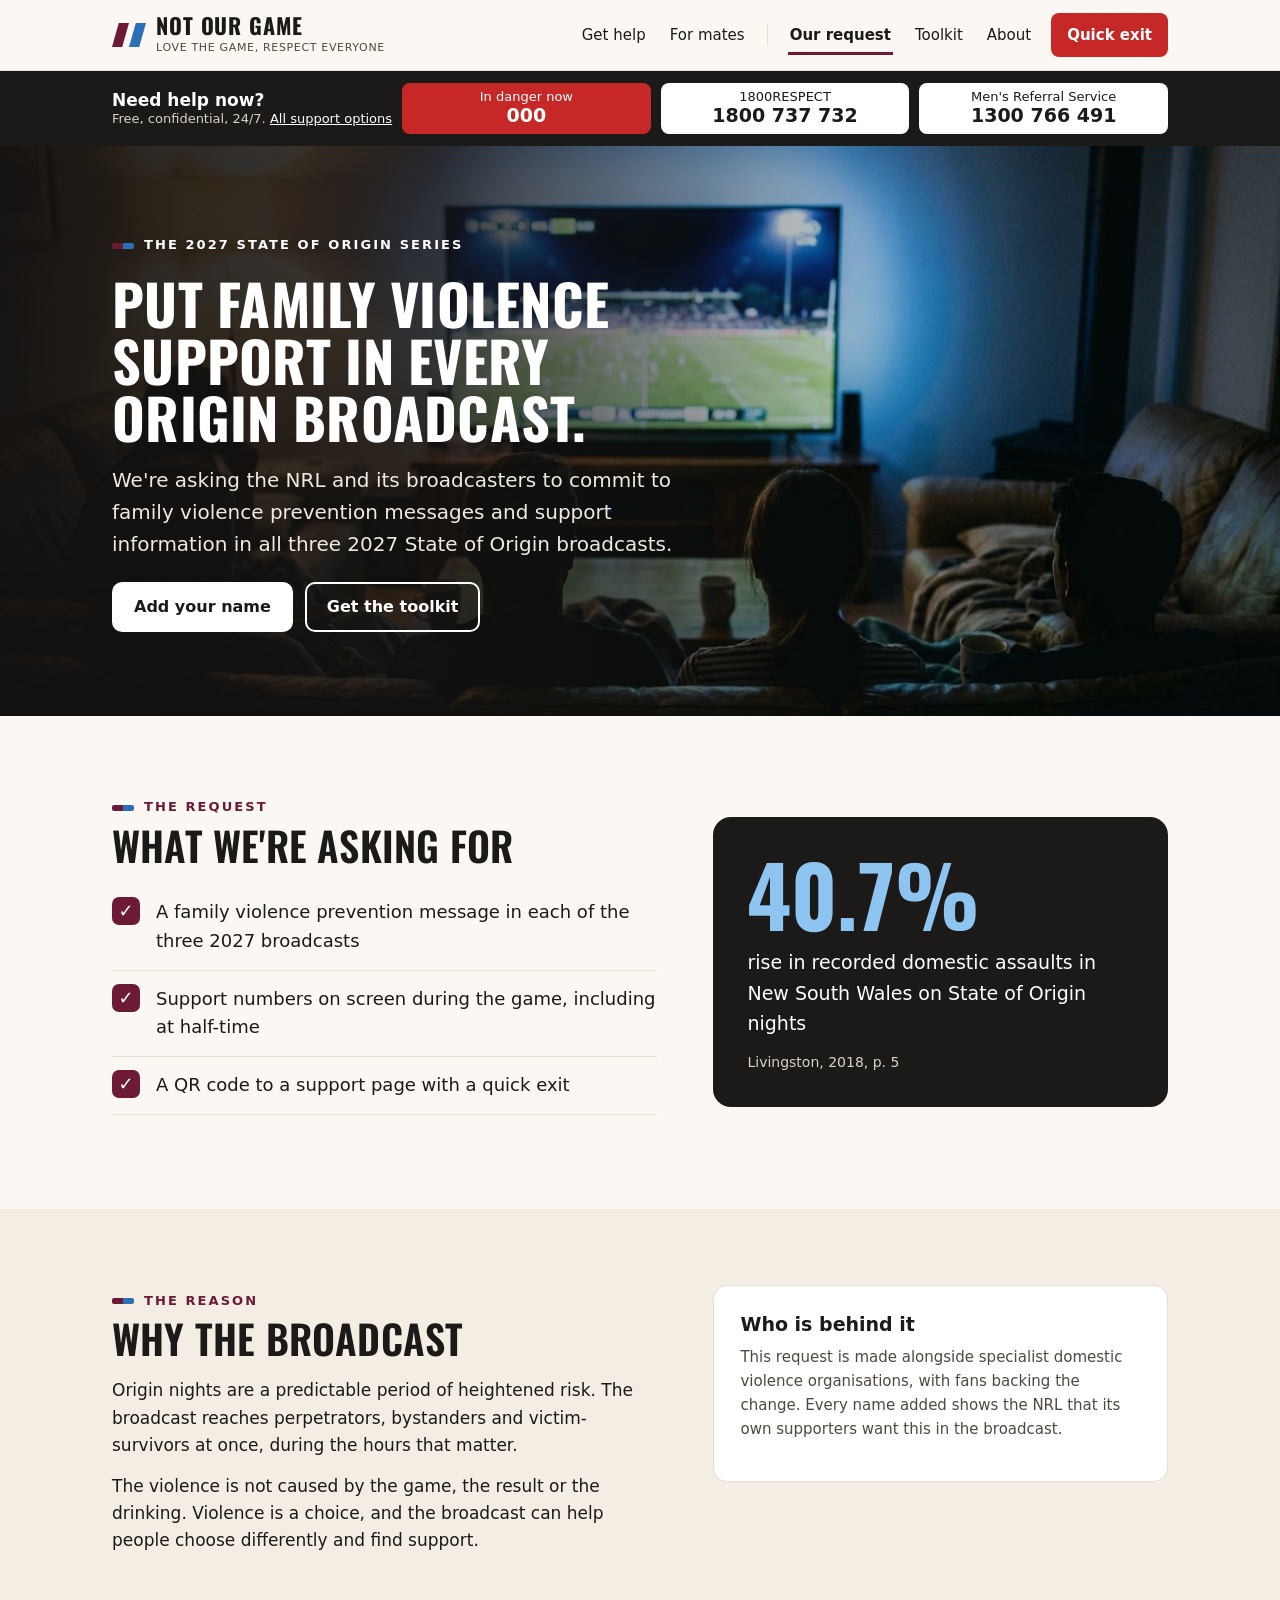
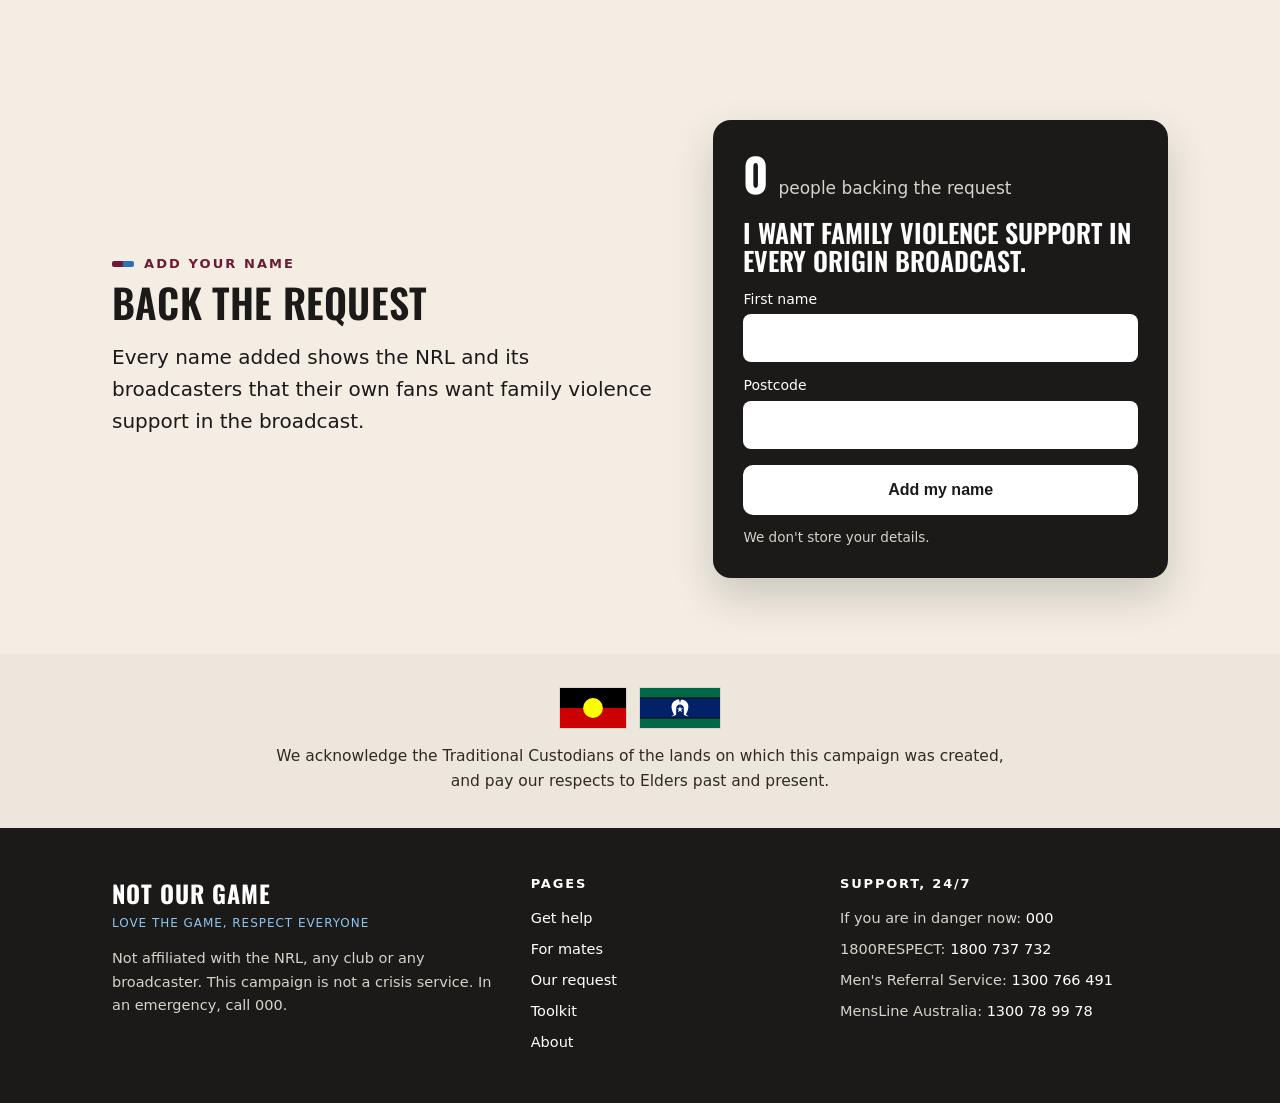
<file: request.html>
<!doctype html><html lang="en-AU"><head><meta charset="utf-8"><meta name="viewport" content="width=device-width,initial-scale=1"><title>Our request | Not Our Game</title><meta name="description" content="We&#x27;re asking the NRL and its broadcasters to commit to family violence prevention messages and support information in all three 2027 State of Origin broadcasts."><meta property="og:title" content="Our request | Not Our Game"><meta property="og:description" content="We&#x27;re asking the NRL and its broadcasters to commit to family violence prevention messages and support information in all three 2027 State of Origin broadcasts."><meta property="og:image" content="images/og-image.jpg"><meta name="referrer" content="no-referrer"><link rel="icon" href="favicon.svg" type="image/svg+xml"><link rel="stylesheet" href="style.css"><script src="site.js" defer></script></head><body class="request"><a class="skip" href="#main">Skip to content</a><div class="frame"><header class="top"><div class="wrap"><a class="brand" href="index.html" aria-label="Not Our Game home"><svg class="mark" viewBox="0 0 40 28" aria-hidden="true" focusable="false"><path d="M8 0h12L12 28H0z" fill="#6d1a36"/><path d="M28 0h12l-8 28H20z" fill="#2c6fb7"/></svg><span><b>Not Our Game</b><small>Love the Game, Respect Everyone</small></span></a><nav class="main" aria-label="Main"><a href="help.html">Get help</a><a href="mates.html">For mates</a><span class="sep" aria-hidden="true"></span><a href="request.html" aria-current="page">Our request</a><a href="toolkit.html">Toolkit</a><a href="about.html">About</a></nav><a class="exit" href="https://www.bom.gov.au/" onclick="quickExit();return false">Quick exit</a></div><nav class="mobnav" aria-label="Main"><a href="help.html">Get help</a><a href="mates.html">For mates</a><a href="request.html" aria-current="page">Our request</a><a href="toolkit.html">Toolkit</a><a href="about.html">About</a></nav></header><aside class="helpbar" aria-label="Immediate help"><div class="wrap"><span class="hl">Need help now?<small>Free, confidential, 24/7. <a class="more" href="help.html">All support options</a></small></span><a class="sos" href="tel:000">In danger now <b>000</b></a><a href="tel:1800737732">1800RESPECT <b>1800 737 732</b></a><a href="tel:1300766491">Men's Referral Service <b>1300 766 491</b></a></div></aside><main id="main"><section class="phero md"><img src="images/request-broadcast.jpg" width="1376" height="768" alt="Fans in a darkened lounge room watching a night game on a big TV."><div class="wrap"><div class="in"><p class="kicker">The 2027 State of Origin series</p><h1 class="md">Put family violence support in every Origin broadcast.</h1><p class="lede">We&#x27;re asking the NRL and its broadcasters to commit to family violence prevention messages and support information in all three 2027 State of Origin broadcasts.</p><div class="btns"><a class="btn light" href="#add-your-name">Add your name</a><a class="btn ghost" href="toolkit.html">Get the toolkit</a></div></div></div></section><section class="band"><div class="wrap grid2"><div><p class="kicker">The request</p><h2>What we&#x27;re asking for</h2><ul class="checklist"><li>A family violence prevention message in each of the three 2027 broadcasts</li><li>Support numbers on screen during the game, including at half-time</li><li>A QR code to a support page with a quick exit</li></ul></div><div class="stat"><div class="big">40.7%</div><p>rise in recorded domestic assaults in New South Wales on State of Origin nights</p><p class="cite">Livingston, 2018, p. 5</p></div></div></section><section class="band soft"><div class="wrap grid2" style="align-items:start"><div><p class="kicker">The reason</p><h2>Why the broadcast</h2><p>Origin nights are a predictable period of heightened risk. The broadcast reaches perpetrators, bystanders and victim-survivors at once, during the hours that matter.</p><p>The violence is not caused by the game, the result or the drinking. Violence is a choice, and the broadcast can help people choose differently and find support.</p></div><div class="card"><h3>Who is behind it</h3><p class="small">This request is made alongside specialist domestic violence organisations, with fans backing the change. Every name added shows the NRL that its own supporters want this in the broadcast.</p></div></div></section><section class="band soft" id="add-your-name"><div class="wrap grid2"><div><p class="kicker">Add your name</p><h2>Back the request</h2><p class="lede">Every name added shows the NRL and its broadcasters that their own fans want family violence support in the broadcast.</p></div><div class="pledge" id="pledge"><div class="tally"><span class="count">0</span><span>people backing the request</span></div><div class="line">I want family violence support in every Origin broadcast.</div><form><label>First name<input name="first" autocomplete="given-name" required></label><label>Postcode<input name="postcode" inputmode="numeric" pattern="[0-9]{4}" maxlength="4" required></label><button class="btn" type="submit">Add my name</button></form><div class="thanks" role="status">Thanks for adding your name.</div><div class="note">We don&#x27;t store your details.</div></div></div></section></main><footer><div class="ack"><div class="wrap"><div class="flags"><img src="images/flag-aboriginal.svg" width="67" height="40" alt="Aboriginal Flag"><img src="images/flag-torres-strait.svg" width="80" height="40" alt="Torres Strait Islander Flag"></div><p>We acknowledge the Traditional Custodians of the lands on which this campaign was created, and pay our respects to Elders past and present.</p></div></div><div class="fdark"><div class="wrap fgrid"><div class="fbrand"><b>Not Our Game</b><div class="tagl">Love the Game, Respect Everyone</div><p>Not affiliated with the NRL, any club or any broadcaster. This campaign is not a crisis service. In an emergency, call 000.</p></div><div><h4>Pages</h4><ul><li><a href="help.html">Get help</a></li><li><a href="mates.html">For mates</a></li><li><a href="request.html">Our request</a></li><li><a href="toolkit.html">Toolkit</a></li><li><a href="about.html">About</a></li></ul></div><div><h4>Support, 24/7</h4><ul><li>If you are in danger now: <a href="tel:000">000</a></li><li>1800RESPECT: <a href="tel:1800737732">1800 737 732</a></li><li>Men&#x27;s Referral Service: <a href="tel:1300766491">1300 766 491</a></li><li>MensLine Australia: <a href="tel:1300789978">1300 78 99 78</a></li></ul></div></div></div></footer></div><nav class="mobbar" aria-label="Immediate help"><div class="ml">Need help now? Free, confidential, 24/7</div><div class="mb"><a class="sos" href="tel:000"><b>000</b><span>In danger</span></a><a href="tel:1800737732"><b>1800RESPECT</b><span>Call or text</span></a><a href="help.html"><b>Get help</b><span>All options</span></a><a class="ex" href="https://www.bom.gov.au/" onclick="quickExit();return false"><b>Exit</b><span>Leave site</span></a></div></nav></body></html>
</file>
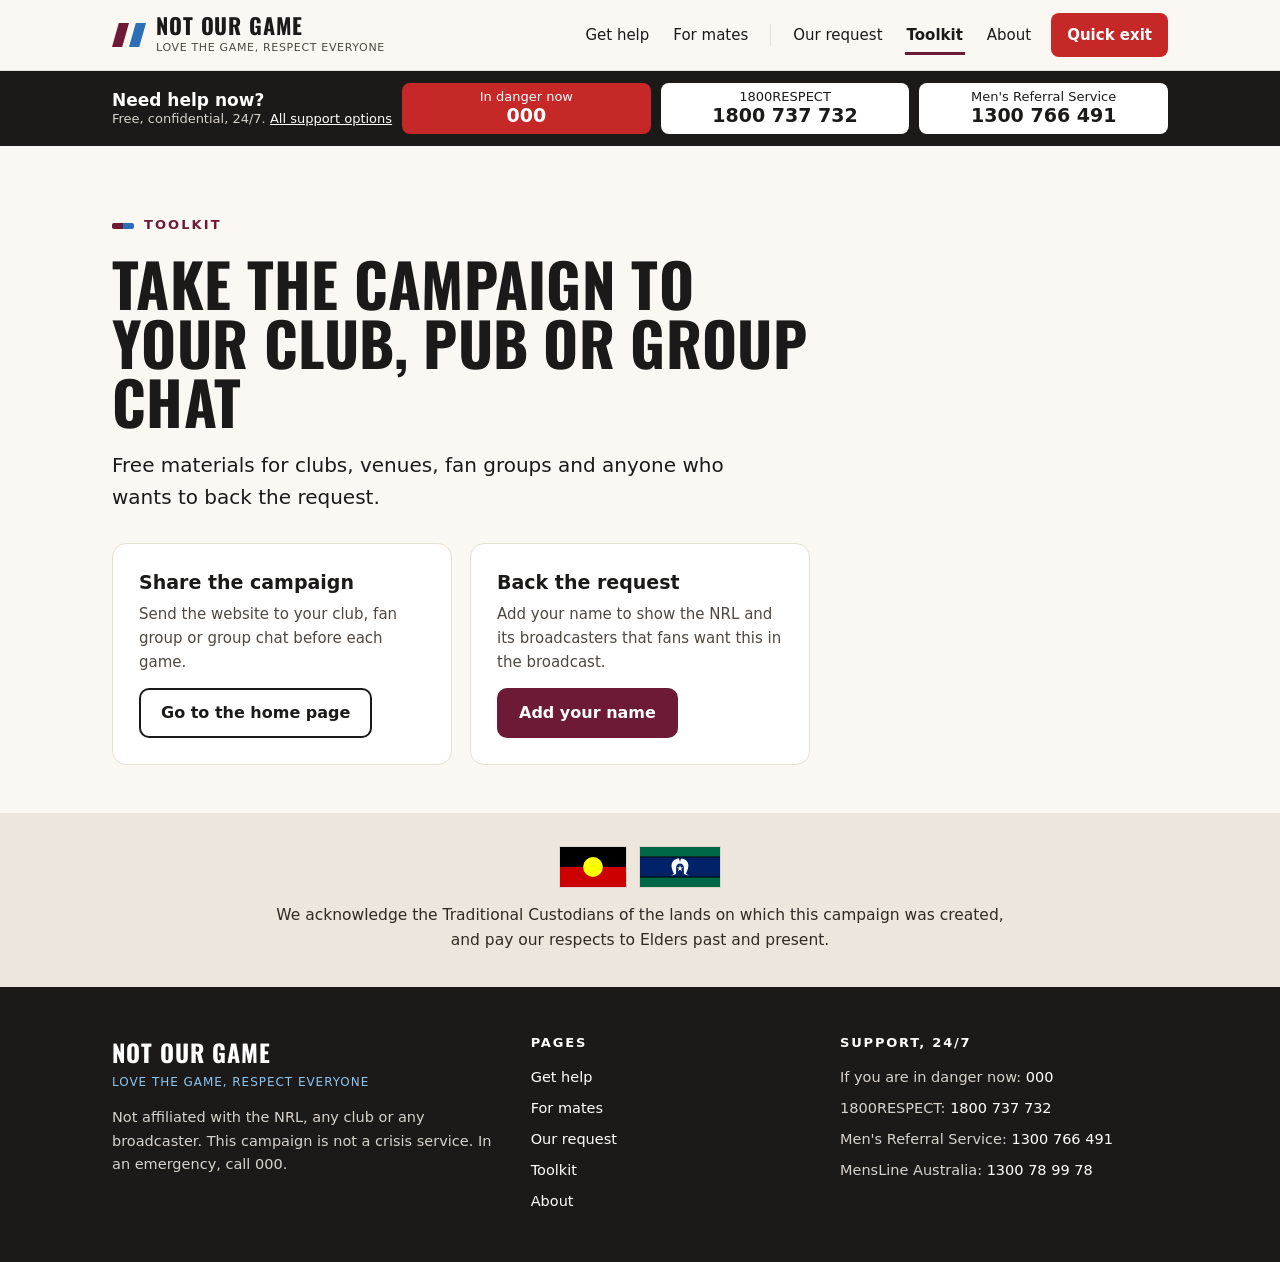
<file: toolkit.html>
<!doctype html><html lang="en-AU"><head><meta charset="utf-8"><meta name="viewport" content="width=device-width,initial-scale=1"><title>Toolkit | Not Our Game</title><meta name="description" content="Free materials for clubs, venues, fan groups and anyone who wants to back the request."><meta property="og:title" content="Toolkit | Not Our Game"><meta property="og:description" content="Free materials for clubs, venues, fan groups and anyone who wants to back the request."><meta property="og:image" content="images/og-image.jpg"><meta name="referrer" content="no-referrer"><link rel="icon" href="favicon.svg" type="image/svg+xml"><link rel="stylesheet" href="style.css"><script src="site.js" defer></script></head><body class="toolkit"><a class="skip" href="#main">Skip to content</a><div class="frame"><header class="top"><div class="wrap"><a class="brand" href="index.html" aria-label="Not Our Game home"><svg class="mark" viewBox="0 0 40 28" aria-hidden="true" focusable="false"><path d="M8 0h12L12 28H0z" fill="#6d1a36"/><path d="M28 0h12l-8 28H20z" fill="#2c6fb7"/></svg><span><b>Not Our Game</b><small>Love the Game, Respect Everyone</small></span></a><nav class="main" aria-label="Main"><a href="help.html">Get help</a><a href="mates.html">For mates</a><span class="sep" aria-hidden="true"></span><a href="request.html">Our request</a><a href="toolkit.html" aria-current="page">Toolkit</a><a href="about.html">About</a></nav><a class="exit" href="https://www.bom.gov.au/" onclick="quickExit();return false">Quick exit</a></div><nav class="mobnav" aria-label="Main"><a href="help.html">Get help</a><a href="mates.html">For mates</a><a href="request.html">Our request</a><a href="toolkit.html" aria-current="page">Toolkit</a><a href="about.html">About</a></nav></header><aside class="helpbar" aria-label="Immediate help"><div class="wrap"><span class="hl">Need help now?<small>Free, confidential, 24/7. <a class="more" href="help.html">All support options</a></small></span><a class="sos" href="tel:000">In danger now <b>000</b></a><a href="tel:1800737732">1800RESPECT <b>1800 737 732</b></a><a href="tel:1300766491">Men's Referral Service <b>1300 766 491</b></a></div></aside><main id="main"><section class="hero"><div class="wrap"><div class="head"><p class="kicker">Toolkit</p><h1 style="font-size:clamp(36px,5vw,60px)">Take the campaign to your club, pub or group chat</h1><p class="lede">Free materials for clubs, venues, fan groups and anyone who wants to back the request.</p></div><div class="cards"><div class="card"><h3>Share the campaign</h3><p class="small">Send the website to your club, fan group or group chat before each game.</p><a class="btn ghost" href="index.html">Go to the home page</a></div><div class="card"><h3>Back the request</h3><p class="small">Add your name to show the NRL and its broadcasters that fans want this in the broadcast.</p><a class="btn" href="request.html#add-your-name">Add your name</a></div></div></div></section></main><footer><div class="ack"><div class="wrap"><div class="flags"><img src="images/flag-aboriginal.svg" width="67" height="40" alt="Aboriginal Flag"><img src="images/flag-torres-strait.svg" width="80" height="40" alt="Torres Strait Islander Flag"></div><p>We acknowledge the Traditional Custodians of the lands on which this campaign was created, and pay our respects to Elders past and present.</p></div></div><div class="fdark"><div class="wrap fgrid"><div class="fbrand"><b>Not Our Game</b><div class="tagl">Love the Game, Respect Everyone</div><p>Not affiliated with the NRL, any club or any broadcaster. This campaign is not a crisis service. In an emergency, call 000.</p></div><div><h4>Pages</h4><ul><li><a href="help.html">Get help</a></li><li><a href="mates.html">For mates</a></li><li><a href="request.html">Our request</a></li><li><a href="toolkit.html">Toolkit</a></li><li><a href="about.html">About</a></li></ul></div><div><h4>Support, 24/7</h4><ul><li>If you are in danger now: <a href="tel:000">000</a></li><li>1800RESPECT: <a href="tel:1800737732">1800 737 732</a></li><li>Men&#x27;s Referral Service: <a href="tel:1300766491">1300 766 491</a></li><li>MensLine Australia: <a href="tel:1300789978">1300 78 99 78</a></li></ul></div></div></div></footer></div><nav class="mobbar" aria-label="Immediate help"><div class="ml">Need help now? Free, confidential, 24/7</div><div class="mb"><a class="sos" href="tel:000"><b>000</b><span>In danger</span></a><a href="tel:1800737732"><b>1800RESPECT</b><span>Call or text</span></a><a href="help.html"><b>Get help</b><span>All options</span></a><a class="ex" href="https://www.bom.gov.au/" onclick="quickExit();return false"><b>Exit</b><span>Leave site</span></a></div></nav></body></html>
</file>
<file: style.css>
@font-face{font-family:Oswald;src:url(fonts/Oswald.ttf) format('truetype');font-weight:200 700;font-display:swap}
:root{--ink:#1b1a19;--muted:#4f4840;--bg:#fbf8f3;--paper:#fff;--line:#e6dfd3;--soft:#f3ede3;--dark:#1b1a19;
 --maroon:#6d1a36;--maroon2:#561329;--blue:#2c6fb7;--sky:#8ec5f0;--exit:#c62828;--calm:#3f6f5a;--r:14px}
*{box-sizing:border-box}html{-webkit-text-size-adjust:100%}
html{background:linear-gradient(to right,var(--maroon) 50%,var(--blue) 50%) fixed}
html:has(body.help){background:linear-gradient(to right,#5b6770 50%,#7d8f86 50%) fixed}
body{margin:0;font-family:system-ui,-apple-system,"Segoe UI",Roboto,Arial,sans-serif;color:var(--ink);background:transparent;line-height:1.6;font-size:17px}
.frame{max-width:1280px;margin:0 auto;background:var(--bg);min-height:100vh;box-shadow:0 0 50px rgba(0,0,0,.3);overflow:hidden}
body.help .frame{background:#f6f3ee}
a{color:inherit}a:focus-visible,button:focus-visible,input:focus-visible{outline:3px solid var(--blue);outline-offset:3px;border-radius:4px}
.skip{position:absolute;left:-999px}.skip:focus{left:12px;top:12px;z-index:99;background:#fff;padding:10px}
.wrap{max-width:1120px;margin:0 auto;padding:0 32px}
.display,h1,h2{font-family:Oswald,system-ui,sans-serif;text-transform:uppercase;letter-spacing:.005em}
h1{font-weight:700;font-size:clamp(42px,6vw,76px);line-height:.98;margin:12px 0 18px}
h2{font-weight:600;font-size:clamp(28px,3.2vw,40px);line-height:1.05;margin:0 0 18px}
h3{font-size:19px;margin:0 0 8px;line-height:1.3}
p{margin:0 0 14px}.lede{font-size:20px;max-width:640px}.small{font-size:15px;color:var(--muted)}
.kicker{display:inline-flex;align-items:center;gap:10px;font-size:13px;text-transform:uppercase;letter-spacing:.16em;font-weight:700;color:var(--maroon);margin:0 0 6px}
.kicker:before{content:"";width:22px;height:6px;background:linear-gradient(90deg,var(--maroon) 50%,var(--blue) 50%);border-radius:2px}
/* header */
header.top{position:sticky;top:0;z-index:40;background:rgba(251,248,243,.96);backdrop-filter:blur(6px);border-bottom:1px solid var(--line)}
header.top .wrap{display:flex;align-items:center;gap:18px;min-height:70px}
.brand{display:flex;align-items:center;gap:10px;text-decoration:none}
.mark{width:34px;height:24px;flex:none}
.brand b{display:block;font-family:Oswald,system-ui,sans-serif;font-weight:700;font-size:22px;letter-spacing:.04em;line-height:1;text-transform:uppercase}
.brand small{display:block;font-size:11px;letter-spacing:.06em;color:var(--muted);margin-top:3px;text-transform:uppercase;white-space:nowrap}
nav.main{display:flex;align-items:center;gap:20px;margin-left:auto;font-size:15px;white-space:nowrap}
nav.main .grp{display:none}nav.main .sep{width:1px;height:22px;background:var(--line)}
nav.main a{text-decoration:none;padding:8px 2px}nav.main a:hover{color:var(--maroon)}
nav.main a[aria-current]{font-weight:700;box-shadow:inset 0 -3px 0 var(--maroon)}
.exit{background:var(--exit);color:#fff;border:0;font:700 15px system-ui,sans-serif;padding:12px 16px;border-radius:8px;cursor:pointer;white-space:nowrap;text-decoration:none;min-height:44px;display:inline-flex;align-items:center}
.exit:hover{background:#a51f1f}
/* help bar */
.helpbar{background:var(--dark);color:#fff}
.helpbar .wrap{display:grid;grid-template-columns:auto repeat(3,minmax(0,1fr));align-items:center;gap:10px;padding-top:12px;padding-bottom:12px}
.helpbar .hl{font-weight:800;font-size:17px;line-height:1.2;white-space:nowrap}.helpbar .hl small{display:block;font-weight:400;font-size:13px;color:#d8d2c9}
.helpbar a{text-decoration:none;display:flex;flex-direction:column;justify-content:center;align-items:center;line-height:1.15;background:#fff;color:var(--ink);border-radius:8px;padding:7px 12px;font-size:13px;min-height:50px;white-space:nowrap;text-align:center}
.helpbar a b{font-size:19px;font-weight:800}.helpbar a.sos{background:var(--exit);color:#fff}
.helpbar .hl a.more{display:inline;background:none;color:#fff;padding:0;min-height:0;font-size:13px;text-decoration:underline;font-weight:400}
.helpbar.big .wrap{padding-top:18px;padding-bottom:18px;gap:14px}.helpbar.big .hl{font-size:22px}.helpbar.big a{min-height:62px;padding:9px 14px;font-size:14px}.helpbar.big a b{font-size:24px}
/* photo hero */
.phero{position:relative;color:#fff;background:var(--dark);min-height:560px;display:flex;align-items:center}
.phero img{position:absolute;inset:0;width:100%;height:100%;object-fit:cover;object-position:right center}
.phero:after{content:"";position:absolute;inset:0;background:linear-gradient(90deg,rgba(20,18,17,.94) 0%,rgba(20,18,17,.82) 34%,rgba(20,18,17,.25) 64%,rgba(20,18,17,0) 80%)}
.phero .wrap{position:relative;z-index:1;width:100%;padding-top:84px;padding-bottom:84px}
.phero .in{max-width:580px}.phero h1.md{font-size:clamp(36px,4.4vw,56px);line-height:1.02}
.phero .kicker{color:#fff}.phero .lede{color:#efe9e1}
.phero .tag{font-family:Oswald,system-ui,sans-serif;text-transform:uppercase;font-size:24px;letter-spacing:.03em;color:var(--sky);margin:0 0 14px}
.btns{display:flex;flex-wrap:wrap;gap:12px;margin-top:22px}
.hero{padding:64px 0 48px}
/* buttons */
.btn{display:inline-flex;align-items:center;justify-content:center;min-height:50px;background:var(--maroon);color:#fff;text-decoration:none;font-weight:800;padding:12px 22px;border-radius:10px;border:0;font-size:16px;cursor:pointer;transition:transform .15s,background .15s}
.btn:hover{background:var(--maroon2);transform:translateY(-1px)}
.btn.light{background:#fff;color:var(--ink)}.btn.light:hover{background:#f1ebe2}
.btn.ghost{background:transparent;color:inherit;box-shadow:inset 0 0 0 2px currentColor}.btn.ghost:hover{background:rgba(0,0,0,.05)}
.phero .btn.ghost:hover{background:rgba(255,255,255,.1)}
/* sections */
section.band{padding:76px 0}section.band.soft{background:var(--soft)}section.band.dark{background:var(--dark);color:#fff}
section.band.dark .small{color:#d8d2c9}section.band.dark .kicker{color:#fff}
.head{max-width:700px;margin-bottom:30px}
.grid2{display:grid;grid-template-columns:1.2fr 1fr;gap:56px;align-items:center}.grid2>*{min-width:0}
.cards{display:grid;grid-template-columns:repeat(3,1fr);gap:18px}
.card{background:var(--paper);border:1px solid var(--line);border-radius:var(--r);padding:26px;display:flex;flex-direction:column;align-items:flex-start;transition:transform .15s,box-shadow .15s}
.card:hover{transform:translateY(-2px);box-shadow:0 10px 26px rgba(27,26,25,.08)}
.card>.btn,.card>.pill,.card>.call{margin-top:auto}.card>.call{align-self:stretch}
.numeral{font-family:Oswald,system-ui,sans-serif;font-weight:700;font-size:44px;line-height:1;color:var(--maroon);margin-bottom:12px}
.numeral.b{color:var(--blue)}
.photo{display:block;width:100%;height:auto;border-radius:var(--r);object-fit:cover;background:#e9e2d6}.photo.std{aspect-ratio:3/2}
/* pledge */
.pledge{background:var(--dark);color:#fff;border-radius:18px;padding:30px;box-shadow:0 18px 40px rgba(27,26,25,.18)}
.pledge .tally{display:flex;align-items:baseline;gap:10px;color:#d8d2c9}.pledge .count{font-family:Oswald,system-ui,sans-serif;font-size:46px;font-weight:700;line-height:1;color:#fff}
.pledge .line{font-family:Oswald,system-ui,sans-serif;text-transform:uppercase;font-size:26px;line-height:1.1;font-weight:600;margin:16px 0 8px}
.pledge label{display:block;font-size:14px;margin-top:12px}
.pledge input{width:100%;min-height:48px;border-radius:8px;border:0;padding:10px 12px;font-size:16px;margin-top:4px}
.pledge button{width:100%;margin-top:16px}.pledge .btn{background:#fff;color:var(--ink)}.pledge .btn:hover{background:#efe9e1}
.pledge .note{font-size:13.5px;color:#d8d2c9;margin-top:12px}
.pledge .thanks{display:none;font-weight:700;margin-top:14px;font-size:18px}
.pledge.done form{display:none}.pledge.done .thanks{display:block}
/* doors */
.doors{display:grid;grid-template-columns:repeat(3,1fr);gap:14px}
.door{display:flex;align-items:center;justify-content:space-between;gap:12px;text-decoration:none;background:var(--paper);border:1px solid var(--line);border-left:5px solid var(--calm);border-radius:12px;padding:18px 20px;font-weight:700;min-height:68px;transition:transform .15s}
.door:hover{transform:translateY(-2px)}.door:after{content:"\2192";color:var(--calm);font-size:20px}
/* timeline */
.steps{display:grid;grid-template-columns:repeat(3,1fr);gap:18px;position:relative;counter-reset:s}
.steps:before{content:"";position:absolute;left:8%;right:8%;top:22px;height:3px;background:linear-gradient(90deg,var(--maroon),var(--blue))}
.step{position:relative;text-align:center;padding:0 10px}
.step i{display:flex;align-items:center;justify-content:center;width:46px;height:46px;margin:0 auto 14px;border-radius:50%;background:var(--paper);border:3px solid var(--maroon);font-style:normal;font-weight:800;color:var(--maroon)}
.step:nth-child(2) i{border-color:#4d4590;color:#4d4590}.step:nth-child(3) i{border-color:var(--blue);color:var(--blue)}
/* excuses */
.excuses{display:grid;grid-template-columns:repeat(3,1fr);gap:18px}
.excuse{border-radius:var(--r);padding:28px;background:#24221f;color:#fff;border-top:5px solid var(--maroon)}
.excuse:nth-child(2){border-top-color:#4d4590}.excuse:nth-child(3){border-top-color:var(--blue)}
.excuse .x{font-family:Oswald,system-ui,sans-serif;text-transform:uppercase;font-size:26px;line-height:1.1;color:#a79f95;text-decoration:line-through;text-decoration-color:var(--exit);text-decoration-thickness:3px;margin-bottom:12px}
.excuse .t{font-weight:700;font-size:18px;margin:0}
/* request */
.checklist{list-style:none;padding:0;margin:0 0 18px;font-size:18px}
.checklist li{padding:14px 0 14px 44px;position:relative;border-bottom:1px solid var(--line)}
.checklist li:before{content:"\2713";position:absolute;left:0;top:13px;width:28px;height:28px;border-radius:7px;background:var(--maroon);color:#fff;text-align:center;font-weight:800;line-height:28px}
.stat{background:var(--dark);color:#fff;border-radius:18px;padding:34px}.stat .big{font-family:Oswald,system-ui,sans-serif;font-size:84px;font-weight:700;color:var(--sky);line-height:1}
.stat p{margin:12px 0 0;font-size:19px}.stat .cite{font-size:14px;color:#d8d2c9}
.pill{display:inline-block;background:var(--soft);border:1px solid var(--line);border-radius:20px;padding:4px 12px;font-size:13px;font-weight:700}
/* help page */
body.help .hero{padding:52px 0 36px}
.safety{background:#26323a;color:#fff;font-size:15px;padding:10px 0}
h1.plain{font-family:system-ui,sans-serif;text-transform:none;font-weight:800;font-size:clamp(34px,4.6vw,54px);line-height:1.06;letter-spacing:-.01em}
h2.plain{font-family:system-ui,sans-serif;text-transform:none;font-weight:800;font-size:28px}
body.help .kicker{color:var(--calm)}body.help .kicker:before{background:var(--calm)}
.hdoors{display:grid;grid-template-columns:repeat(3,1fr);gap:16px;margin-top:30px}
.hdoor{background:var(--paper);border:1px solid var(--line);border-radius:var(--r);padding:24px;scroll-margin-top:100px;display:flex;flex-direction:column}
.hdoor .call{margin-top:auto}
.call{display:flex;justify-content:center;flex-wrap:wrap;gap:0 6px;background:var(--calm);color:#fff;text-decoration:none;font-weight:700;padding:14px;border-radius:10px;text-align:center}
.call:hover{background:#345d4b}.call span{white-space:nowrap}
.svc{display:grid;grid-template-columns:repeat(2,1fr);gap:16px}
.svc .card b.n{display:block;font-size:26px;margin:2px 0 8px}.svc .card b.n a{text-decoration-thickness:1px;text-underline-offset:4px}
.ticks{margin:0 0 14px;padding-left:20px}.ticks li{margin:6px 0}
.anchor{scroll-margin-top:100px}
.prose{max-width:760px}.prose h2{margin-top:42px}.prose ol li{margin-bottom:10px}
/* footer */
footer{font-size:14.5px}
footer .ack{background:#ece6dc;padding:34px 0;text-align:center}
footer .ack p{max-width:760px;margin:0 auto;font-size:15.5px;color:#2f2a25}
footer .flags{display:flex;justify-content:center;gap:14px;margin-bottom:16px}footer .flags img{height:40px;width:auto;display:block;box-shadow:0 0 0 1px rgba(0,0,0,.08)}
footer .fdark{background:var(--dark);color:#d8d2c9;padding:46px 0 40px}
footer .fgrid{display:grid;grid-template-columns:1.4fr 1fr 1.2fr;gap:36px}
footer .fdark h4{color:#fff;font-size:13px;text-transform:uppercase;letter-spacing:.14em;margin:0 0 12px}
footer .fdark a{text-decoration:none;color:#fff}footer .fdark a:hover{text-decoration:underline}
footer .fdark ul{list-style:none;margin:0;padding:0}footer .fdark li{margin:0 0 8px}
footer .fbrand b{display:block;font-family:Oswald,system-ui,sans-serif;text-transform:uppercase;font-size:24px;color:#fff;letter-spacing:.04em}
footer .fbrand .tagl{color:var(--sky);text-transform:uppercase;font-size:12px;letter-spacing:.08em;margin:2px 0 14px}
.mobbar,.mobnav{display:none}
@media (max-width:980px){
 body{font-size:16px}.wrap{padding:0 18px}
 nav.main{display:none}.helpbar{display:none}
 header.top .wrap{justify-content:space-between;min-height:60px}.brand b{font-size:19px}.brand small{font-size:10px}.mark{width:28px;height:20px}
 .mobnav{display:flex;justify-content:space-between;gap:10px;overflow-x:auto;padding:8px 14px;font-size:13.5px;border-top:1px solid var(--line);white-space:nowrap}
 .mobnav a{text-decoration:none;padding:6px 0}.mobnav a[aria-current]{font-weight:700;box-shadow:inset 0 -3px 0 var(--maroon)}
 .phero{display:block;min-height:0}.phero img{position:static;height:auto;aspect-ratio:4/3;object-position:70% center}
 .phero:after{display:none}.phero .wrap{padding-top:30px;padding-bottom:36px}
 .hero{padding:36px 0 30px}.lede{font-size:18px}section.band{padding:50px 0}
 .grid2,.cards,.doors,.excuses,.hdoors,.svc,.steps,footer .fgrid{grid-template-columns:1fr!important}
 .grid2{gap:30px}.steps:before{display:none}.step{text-align:left;display:grid;grid-template-columns:46px 1fr;gap:14px}.step i{margin:0}
 h1{font-size:44px}h1.plain{font-size:33px}.stat .big{font-size:60px}
 .mobbar{display:block;position:fixed;left:0;right:0;bottom:0;z-index:50;background:var(--dark);color:#fff;box-shadow:0 -4px 16px rgba(0,0,0,.2)}
 .mobbar .ml{font-size:13px;font-weight:700;text-align:center;padding:6px 8px 2px;letter-spacing:.02em}
 .mobbar .mb{display:flex;gap:6px;padding:4px 6px 8px}
 .mobbar a{flex:1;display:flex;flex-direction:column;align-items:center;justify-content:center;min-height:52px;border-radius:8px;background:#fff;color:var(--ink);text-decoration:none;line-height:1.15;padding:6px 2px}
 .mobbar a b{font-size:15px;font-weight:800}.mobbar a span{font-size:11.5px}
 .mobbar a.sos{color:var(--exit)}.mobbar a.ex{background:var(--exit);color:#fff}
 footer .fdark{padding-bottom:140px}
}
@media (prefers-reduced-motion:reduce){*{scroll-behavior:auto!important;transition:none!important}.card:hover,.btn:hover,.door:hover{transform:none}}
</file>
